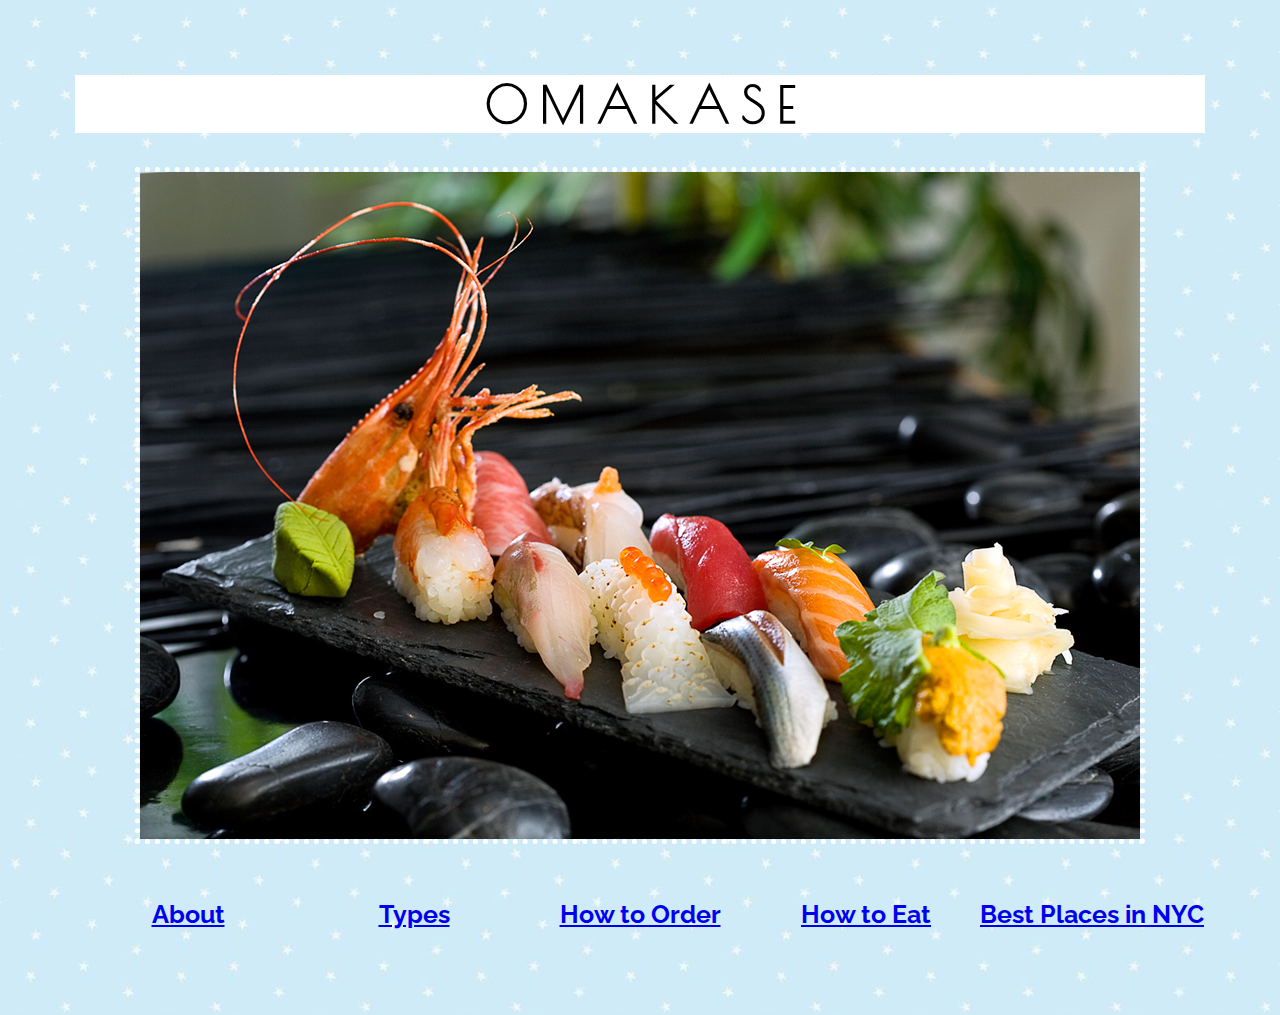
<file: index.html>
<!doctype html>
<html>
<head>
<meta charset="UTF-8">
<title>Omakase</title>
<link rel="stylesheet" href="about.html">
<link rel="stylesheet" href="howtoeat.html">
<link rel="stylesheet" href="howtoorder.html">
<link rel="stylesheet" href="main.css">
<link href="https://fonts.googleapis.com/css?family=Poiret+One" rel="stylesheet" type="text/css">
<link href='https://fonts.googleapis.com/css?family=Raleway:300' rel='stylesheet' type='text/css'>

</head>

<body>
<div class="body">
<h1>O M A K A S E</h1>

<img src="images/omakasecopy.jpg"/>
  
  <table>
  <tr>
    <th class="title"><a href="about.html">About</a></th>
    <th class="title"><a href="typetuna.html">Types</a></th>
    <th class="title"><a href="hhowtoorder.html">How to Order</a></th>
    <th class="title"><a href="howtoeat.html">How to Eat</a></th>
    <th class="title"><a href="places1.html">Best Places in NYC</a></th>
  </tr>
  </table>

</div>
</body>
</html>
</file>
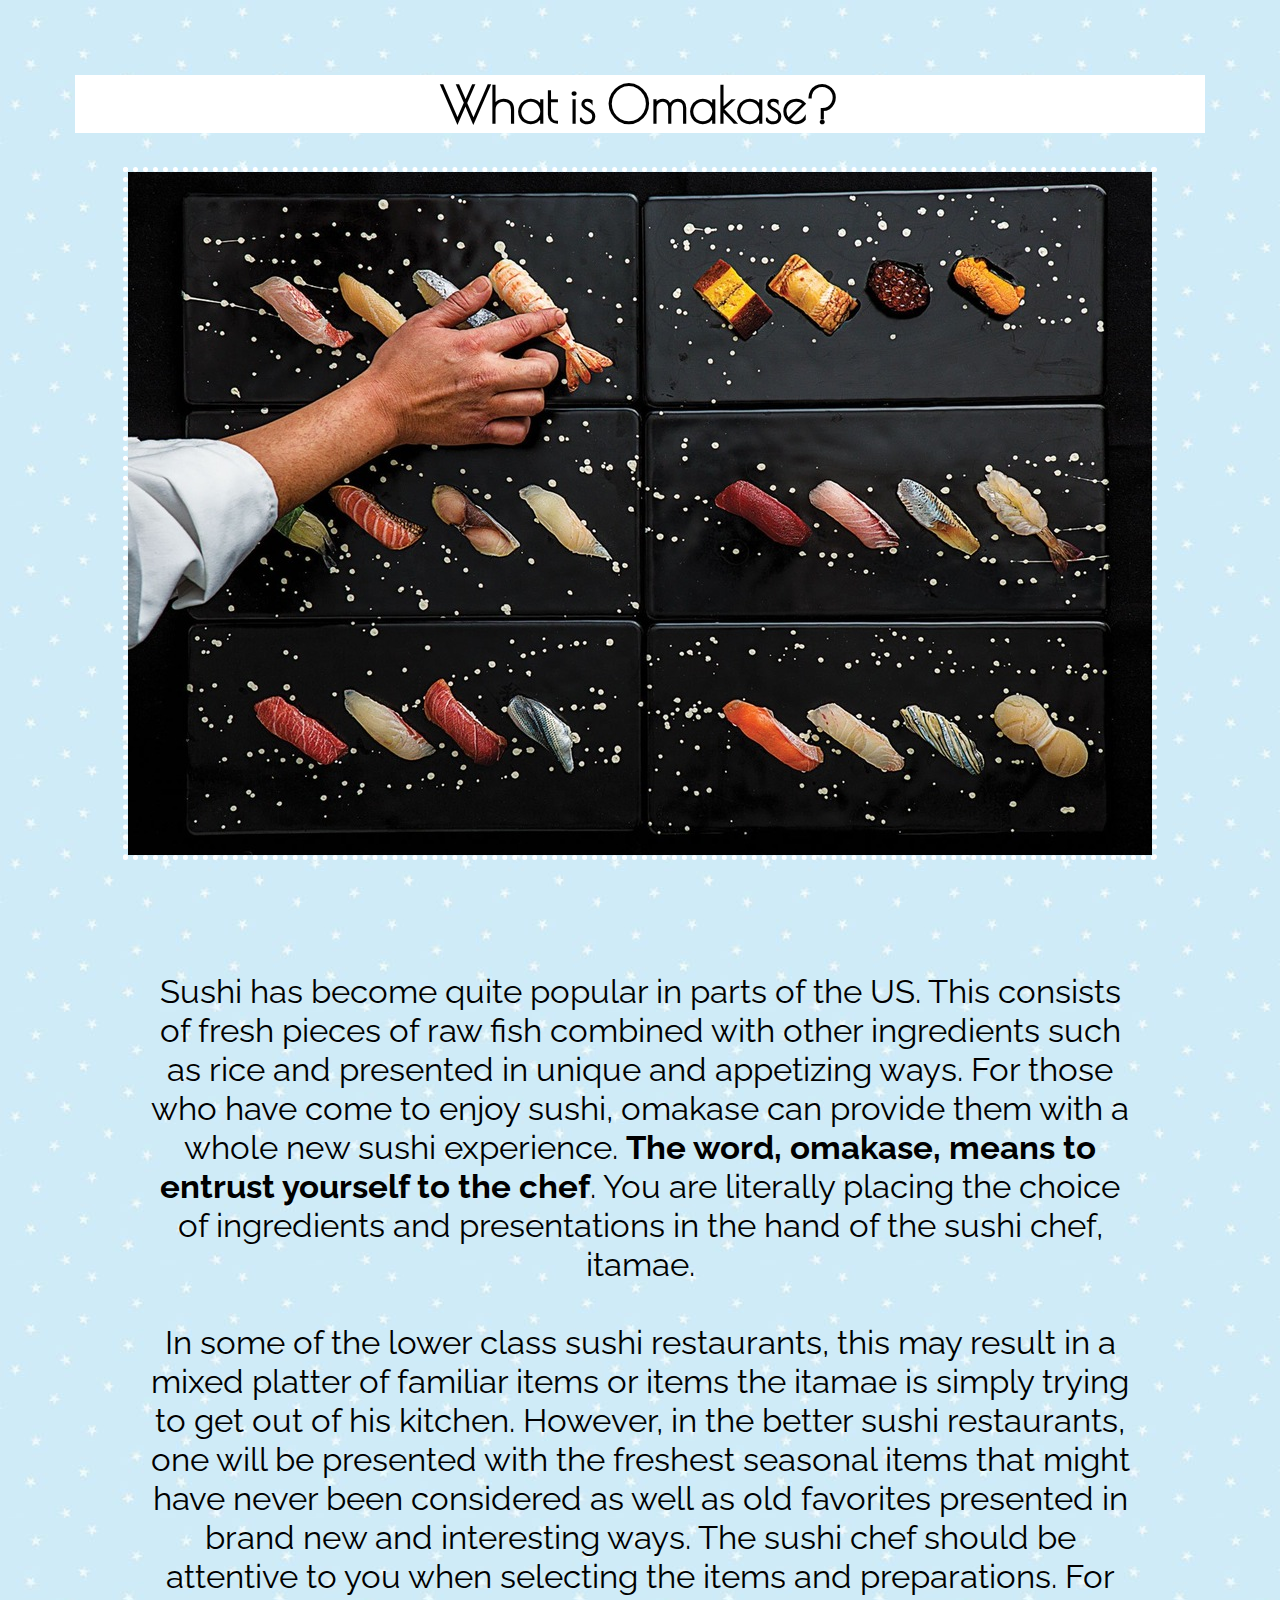
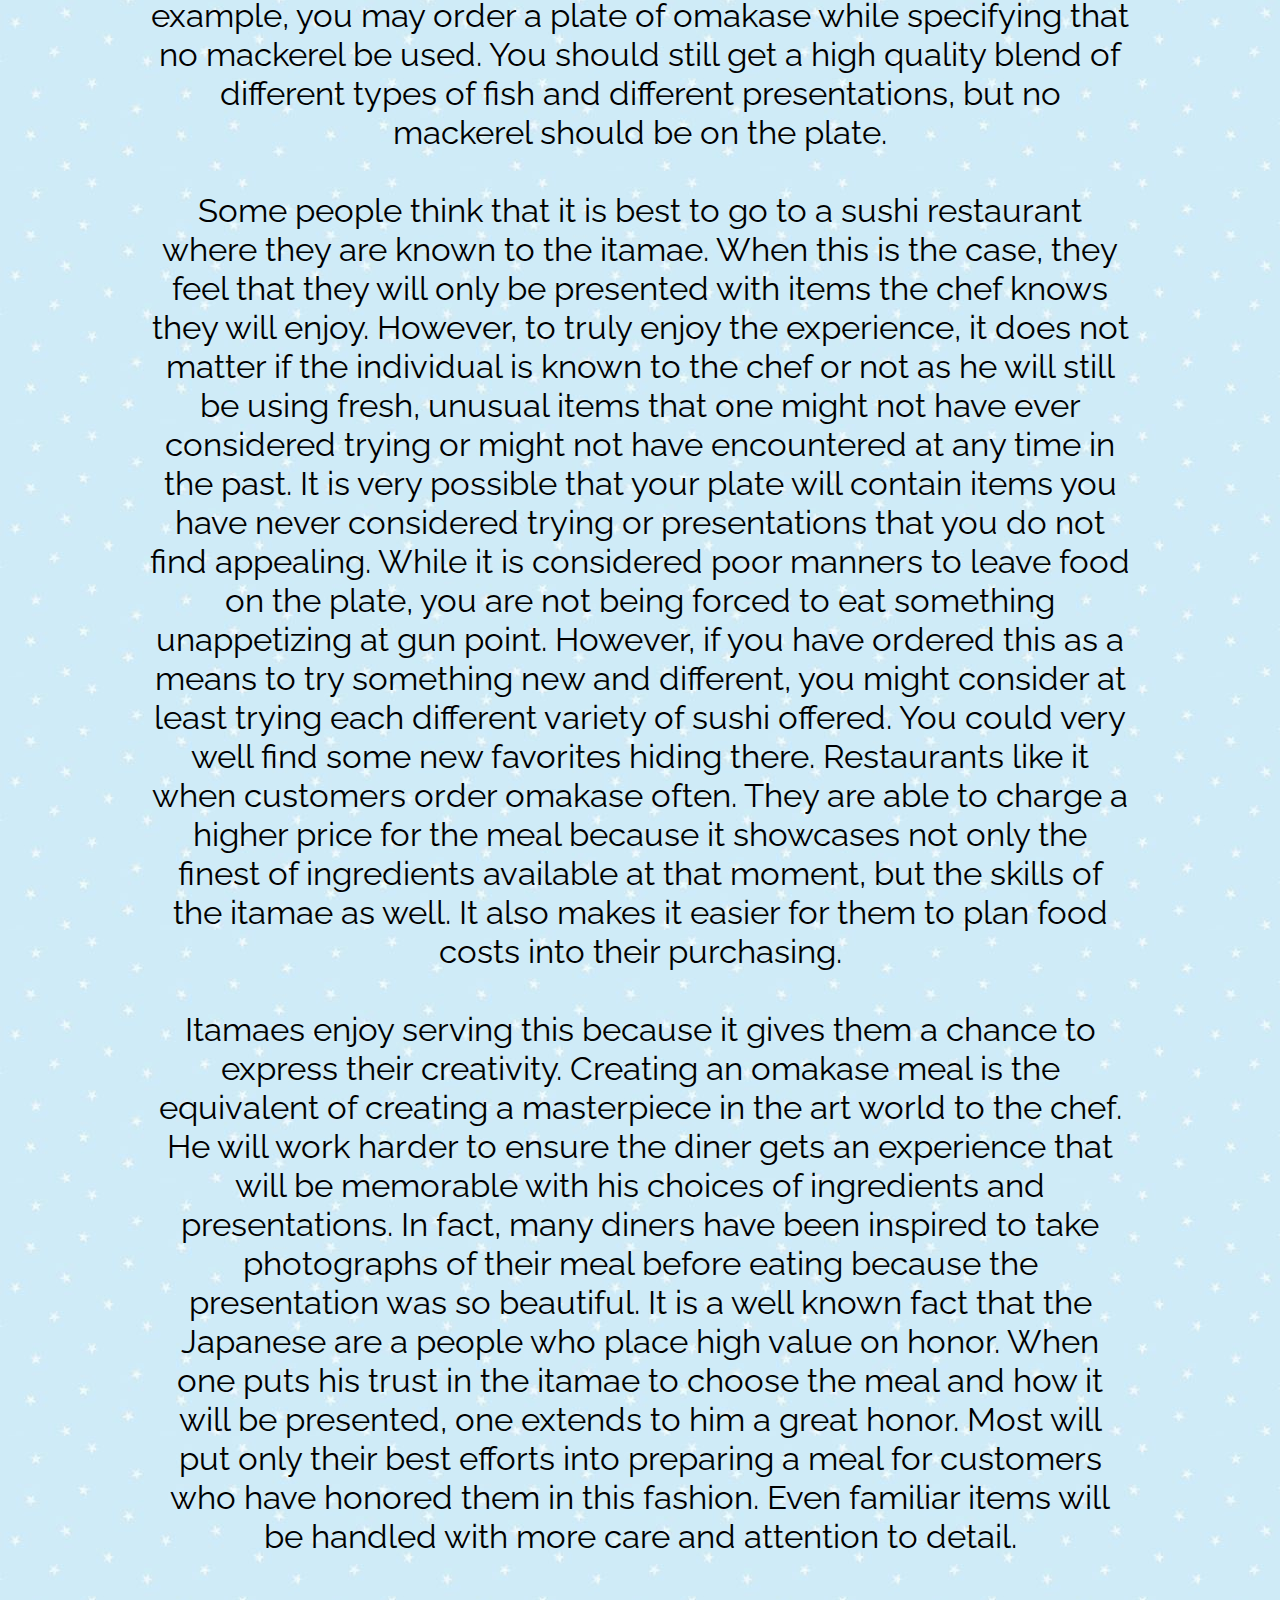
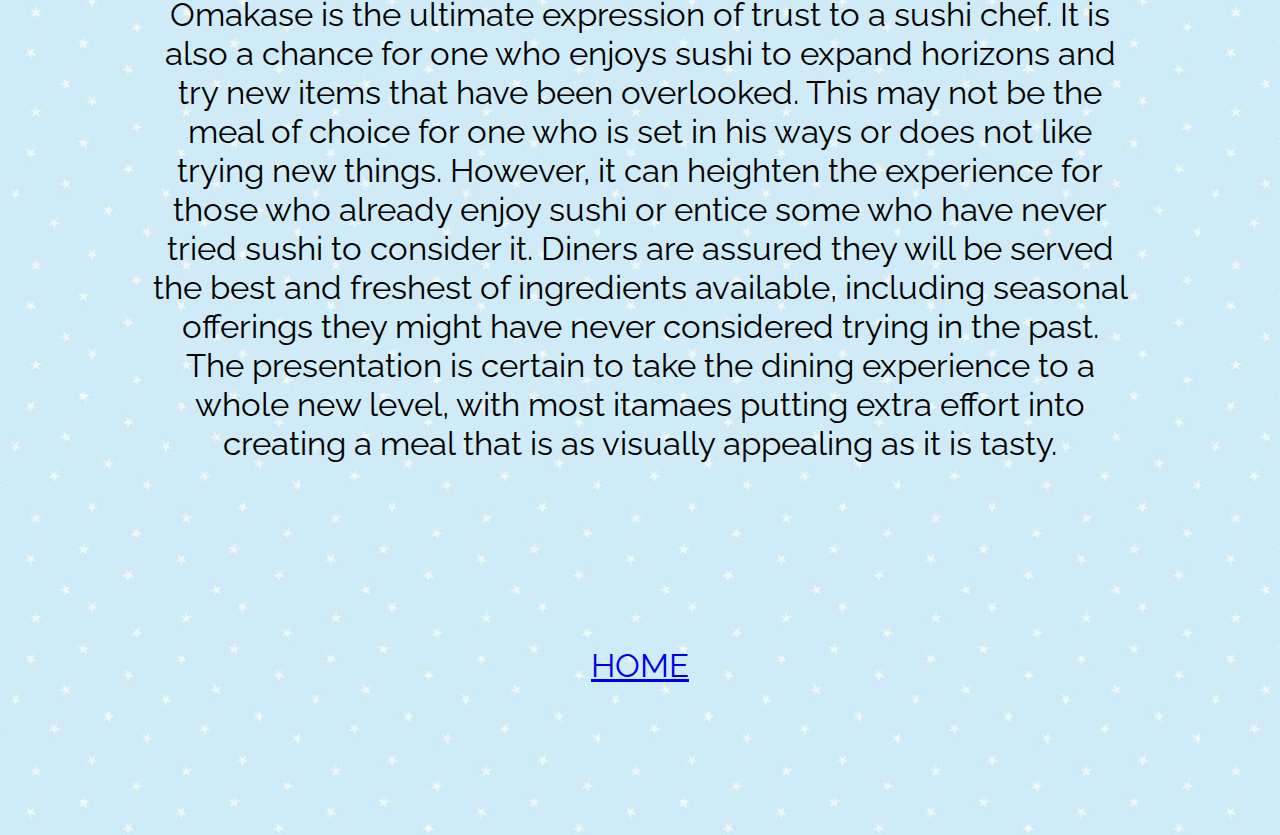
<file: about.html>
<!doctype html>
<html>
<head>
<meta charset="UTF-8">
<title>What is Omakase?</title>
<link rel="stylesheet" href="main.css">
<link href="https://fonts.googleapis.com/css?family=Poiret+One" rel="stylesheet" type="text/css">
<link href='https://fonts.googleapis.com/css?family=Raleway:300' rel='stylesheet' type='text/css'>

</head>

<body>
<h1>What is Omakase?</h1>
<img src="images/1.jpg"/>


<p id="one"> 
Sushi has become quite popular in parts of the US. This consists of fresh pieces of raw fish combined with other ingredients such as rice and presented in unique and appetizing ways. For those who have come to enjoy sushi, omakase can provide them with a whole new sushi experience. <b>The word, omakase, means to entrust yourself to the chef</b>. You are literally placing the choice of ingredients and presentations in the hand of the sushi chef, itamae. <br><br>In some of the lower class sushi restaurants, this may result in a mixed platter of familiar items or items the itamae is simply trying to get out of his kitchen. However, in the better sushi restaurants, one will be presented with the freshest seasonal items that might have never been considered as well as old favorites presented in brand new and interesting ways. The sushi chef should be attentive to you when selecting the items and preparations. For example, you may order a plate of omakase while specifying that no mackerel be used. You should still get a high quality blend of different types of fish and different presentations, but no mackerel should be on the plate. <br><br>Some people think that it is best to go to a sushi restaurant where they are known to the itamae. When this is the case, they feel that they will only be presented with items the chef knows they will enjoy. However, to truly enjoy the experience, it does not matter if the individual is known to the chef or not as he will still be using fresh, unusual items that one might not have ever considered trying or might not have encountered at any time in the past. It is very possible that your plate will contain items you have never considered trying or presentations that you do not find appealing. While it is considered poor manners to leave food on the plate, you are not being forced to eat something unappetizing at gun point. However, if you have ordered this as a means to try something new and different, you might consider at least trying each different variety of sushi offered. You could very well find some new favorites hiding there. Restaurants like it when customers order omakase often. They are able to charge a higher price for the meal because it showcases not only the finest of ingredients available at that moment, but the skills of the itamae as well. It also makes it easier for them to plan food costs into their purchasing. <br><br>Itamaes enjoy serving this because it gives them a chance to express their creativity. Creating an omakase meal is the equivalent of creating a masterpiece in the art world to the chef. He will work harder to ensure the diner gets an experience that will be memorable with his choices of ingredients and presentations. In fact, many diners have been inspired to take photographs of their meal before eating because the presentation was so beautiful. It is a well known fact that the Japanese are a people who place high value on honor. When one puts his trust in the itamae to choose the meal and how it will be presented, one extends to him a great honor. Most will put only their best efforts into preparing a meal for customers who have honored them in this fashion. Even familiar items will be handled with more care and attention to detail. <br><br>Omakase is the ultimate expression of trust to a sushi chef. It is also a chance for one who enjoys sushi to expand horizons and try new items that have been overlooked. This may not be the meal of choice for one who is set in his ways or does not like trying new things. However, it can heighten the experience for those who already enjoy sushi or entice some who have never tried sushi to consider it. Diners are assured they will be served the best and freshest of ingredients available, including seasonal offerings they might have never considered trying in the past. The presentation is certain to take the dining experience to a whole new level, with most itamaes putting extra effort into creating a meal that is as visually appealing as it is tasty.</p>

<p id="one"> <a href="index.html">HOME</a></p>



</body>
</html>
</file>
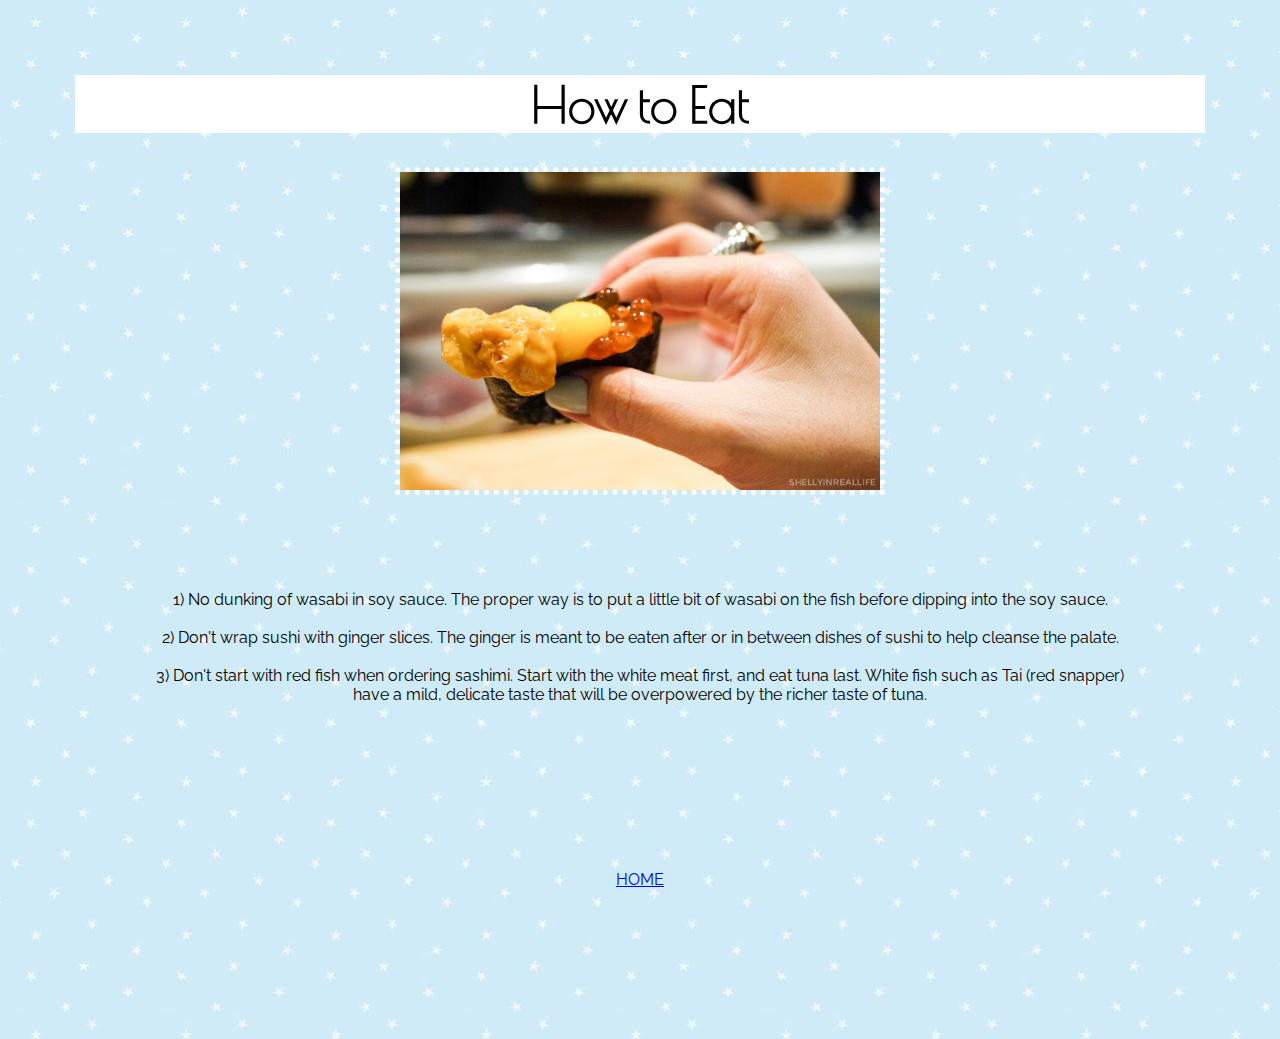
<file: howtoeat.html>
<!doctype html>
<html>
<head>
<meta charset="UTF-8">
<title>How to Eat</title>
<link rel="stylesheet" href="main.css">
<link href="https://fonts.googleapis.com/css?family=Poiret+One" rel="stylesheet" type="text/css">
<link href='https://fonts.googleapis.com/css?family=Raleway:300' rel='stylesheet' type='text/css'>
</head>

<body>
<h1>How to Eat</h1>

<img src="images/5.jpg"/ width="480">

<p>1) No dunking of wasabi in soy sauce. The proper way is to put a little bit of wasabi on the fish before dipping into the soy sauce. <br><br>

2) Don't wrap sushi with ginger slices. The ginger is meant to be eaten after or in between dishes of sushi to help cleanse the palate. <br><br>

3) Don't start with red fish when ordering sashimi. Start with the white meat first, and eat tuna last. White fish such as Tai (red snapper) have a mild, delicate taste that will be overpowered by the richer taste of tuna. </p>

 <p><a href="index.html">HOME</a></p>

</body>
</html>
</file>
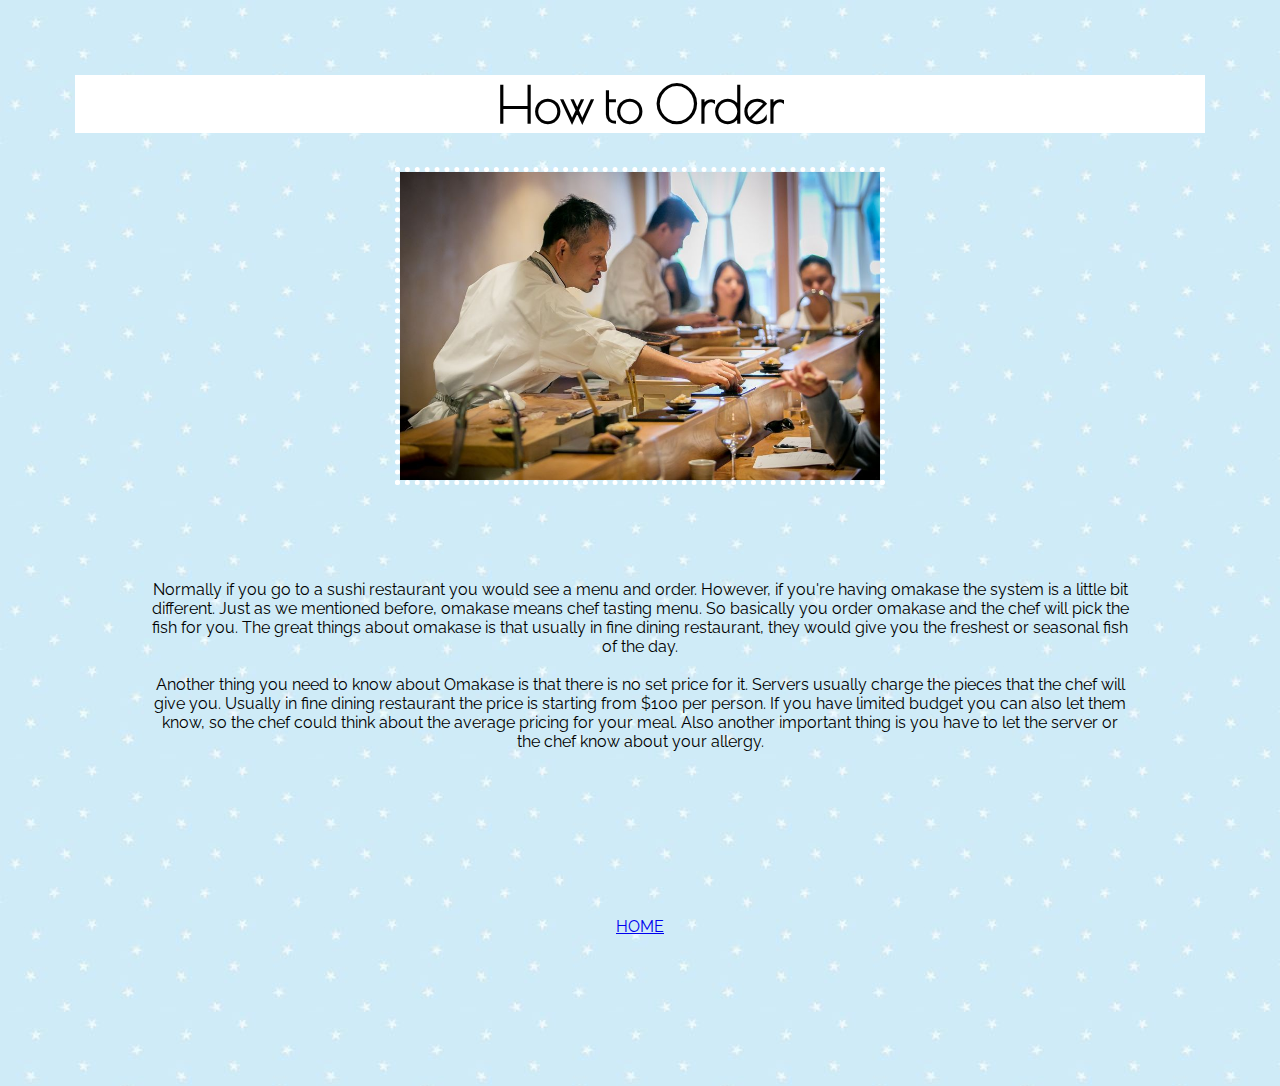
<file: howtoorder.html>
<!doctype html>
<html>
<head>
<meta charset="UTF-8">
<title>How to Order</title>
<link rel="stylesheet" href="main.css">
<link href="https://fonts.googleapis.com/css?family=Poiret+One" rel="stylesheet" type="text/css">
<link href='https://fonts.googleapis.com/css?family=Raleway:300' rel='stylesheet' type='text/css'>

</head>

<body>
<h1>How to Order</h1>

<img src="images/omakase.jpg"/width="480">

<p>Normally if you go to a sushi restaurant you would see a menu and order. However, if you're having omakase the system is a little bit different. Just as we mentioned before, omakase means chef tasting menu. So basically you order omakase and the chef will pick the fish for you. The great things about omakase is that usually in fine dining restaurant, they would give you the freshest or seasonal fish of the day. <br><br>Another thing you need to know about Omakase is that there is no set price for it. Servers usually charge the pieces that the chef will give you. Usually in fine dining restaurant the price is starting from $100 per person. If you have limited budget you can also let them know, so the chef could think about the average pricing for your meal. Also another important thing is you have to let the server or the chef know about your allergy.</p>

<p><a href="index.html">HOME</a></p>

</body>
</html>
</file>
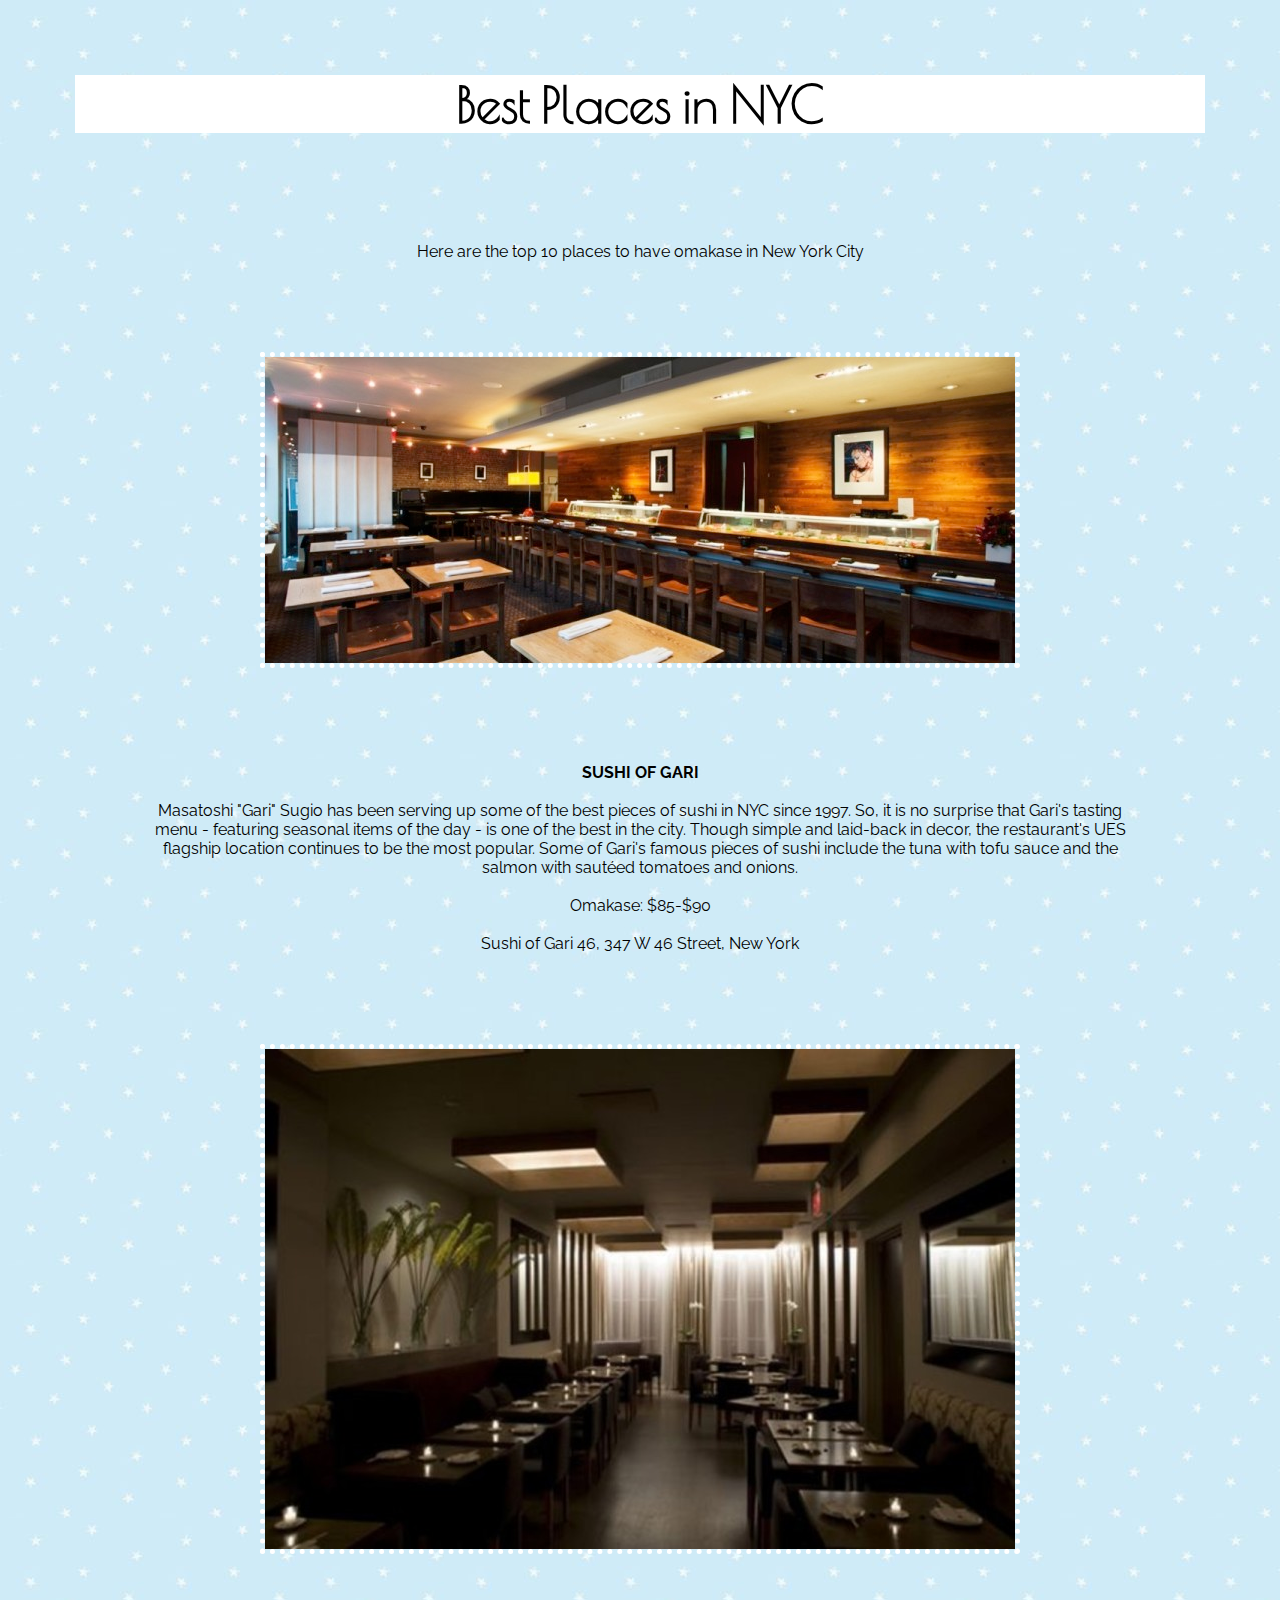
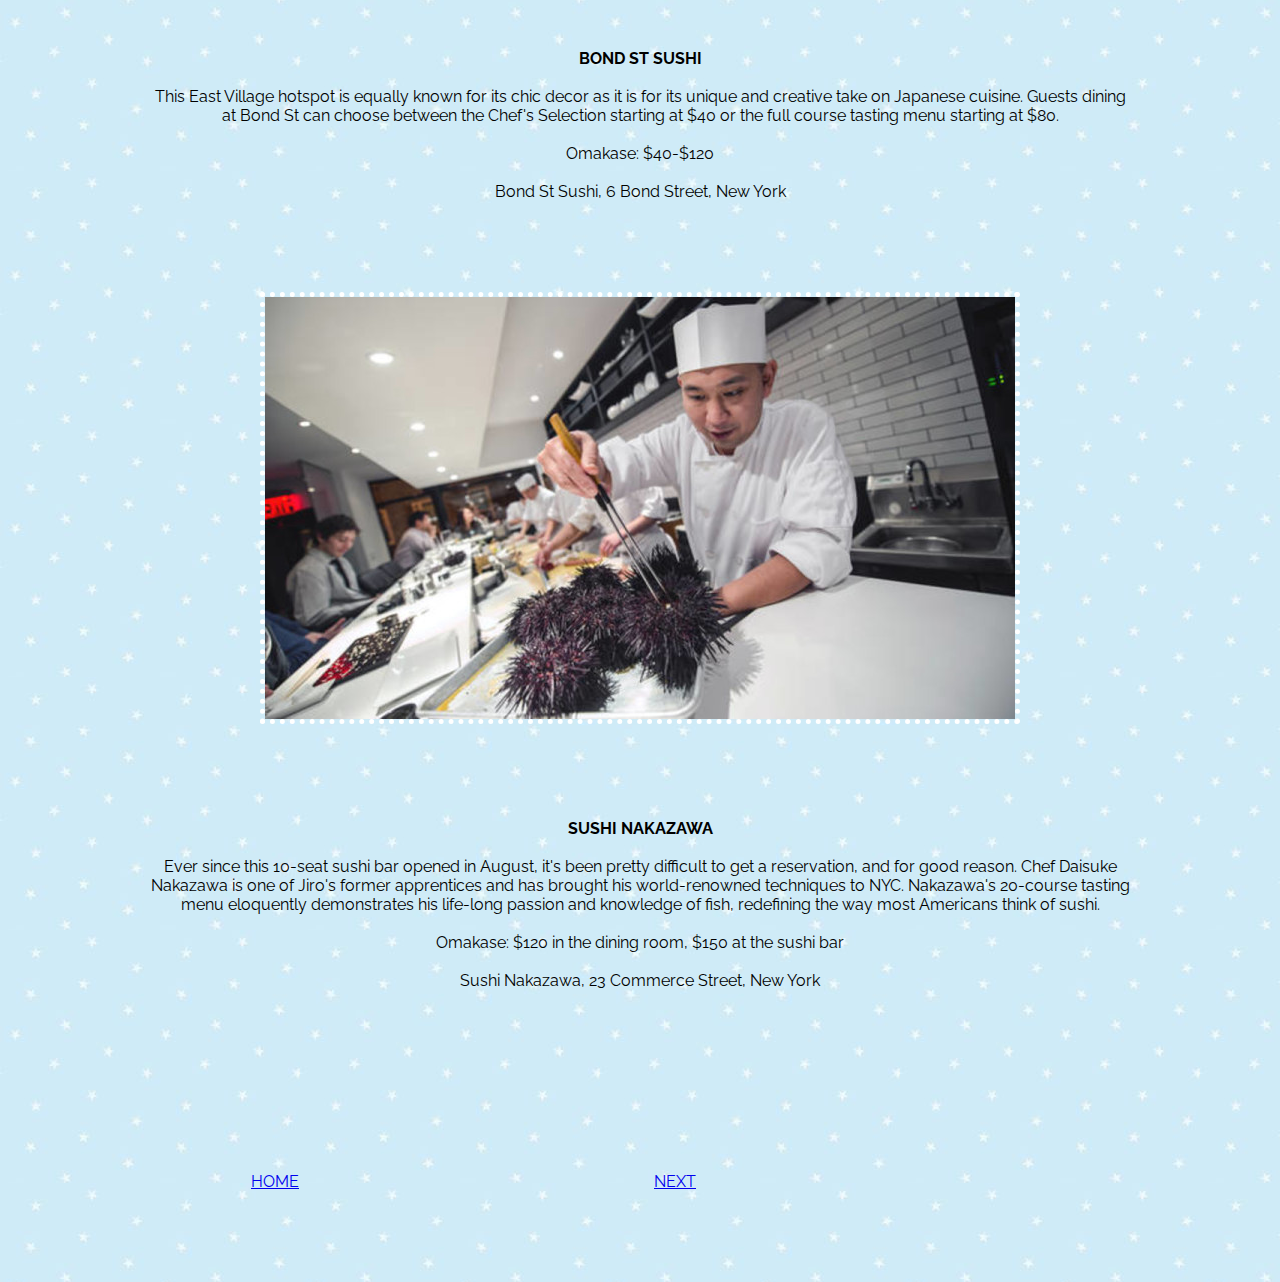
<file: places1.html>
<!doctype html>
<html>
<head>
<meta charset="UTF-8">
<title>Best Places in NYC</title>
<link rel="stylesheet" href="main.css">
<link href="https://fonts.googleapis.com/css?family=Poiret+One" rel="stylesheet" type="text/css">
<link href='https://fonts.googleapis.com/css?family=Raleway:300' rel='stylesheet' type='text/css'>
</head>

<body>

<h1>Best Places in NYC</h1>

<p>Here are the top 10 places to have omakase in New York City</p>

<img src="images/6.jpg"/>
<p><b>SUSHI OF GARI</b><br><br>


Masatoshi "Gari" Sugio has been serving up some of the best pieces of sushi in NYC since 1997. So, it is no surprise that Gari's tasting menu - featuring seasonal items of the day - is one of the best in the city. Though simple and laid-back in decor, the restaurant's UES flagship location continues to be the most popular. Some of Gari's famous pieces of sushi include the tuna with tofu sauce and the salmon with sautéed tomatoes and onions. <br><br>

Omakase: $85-$90<br><br>

Sushi of Gari 46, 347 W 46 Street, New York</p>

<img src="images/7.jpg"/>
<p><b>BOND ST SUSHI</b><br><br>
This East Village hotspot is equally known for its chic decor as it is for its unique and creative take on Japanese cuisine. Guests dining at Bond St can choose between the Chef's Selection starting at $40 or the full course tasting menu starting at $80.<br><br>

Omakase: $40-$120<br><br>

Bond St Sushi, 6 Bond Street, New York</p>

<img src="images/8.jpg"/>
<p><b>SUSHI NAKAZAWA</b><br><br>


Ever since this 10-seat sushi bar opened in August, it's been pretty difficult to get a reservation, and for good reason. Chef Daisuke Nakazawa is one of Jiro's former apprentices and has brought his world-renowned techniques to NYC. Nakazawa's 20-course tasting menu eloquently demonstrates his life-long passion and knowledge of fish, redefining the way most Americans think of sushi.<br><br>

Omakase: $120 in the dining room, $150 at the sushi bar<br><br>

Sushi Nakazawa, 23 Commerce Street, New York</p>


<p class="home"><a href="index.html">HOME</a></p>
<p class="next"><a href="places2.html">NEXT</a></p>


</body>
</html>
</file>
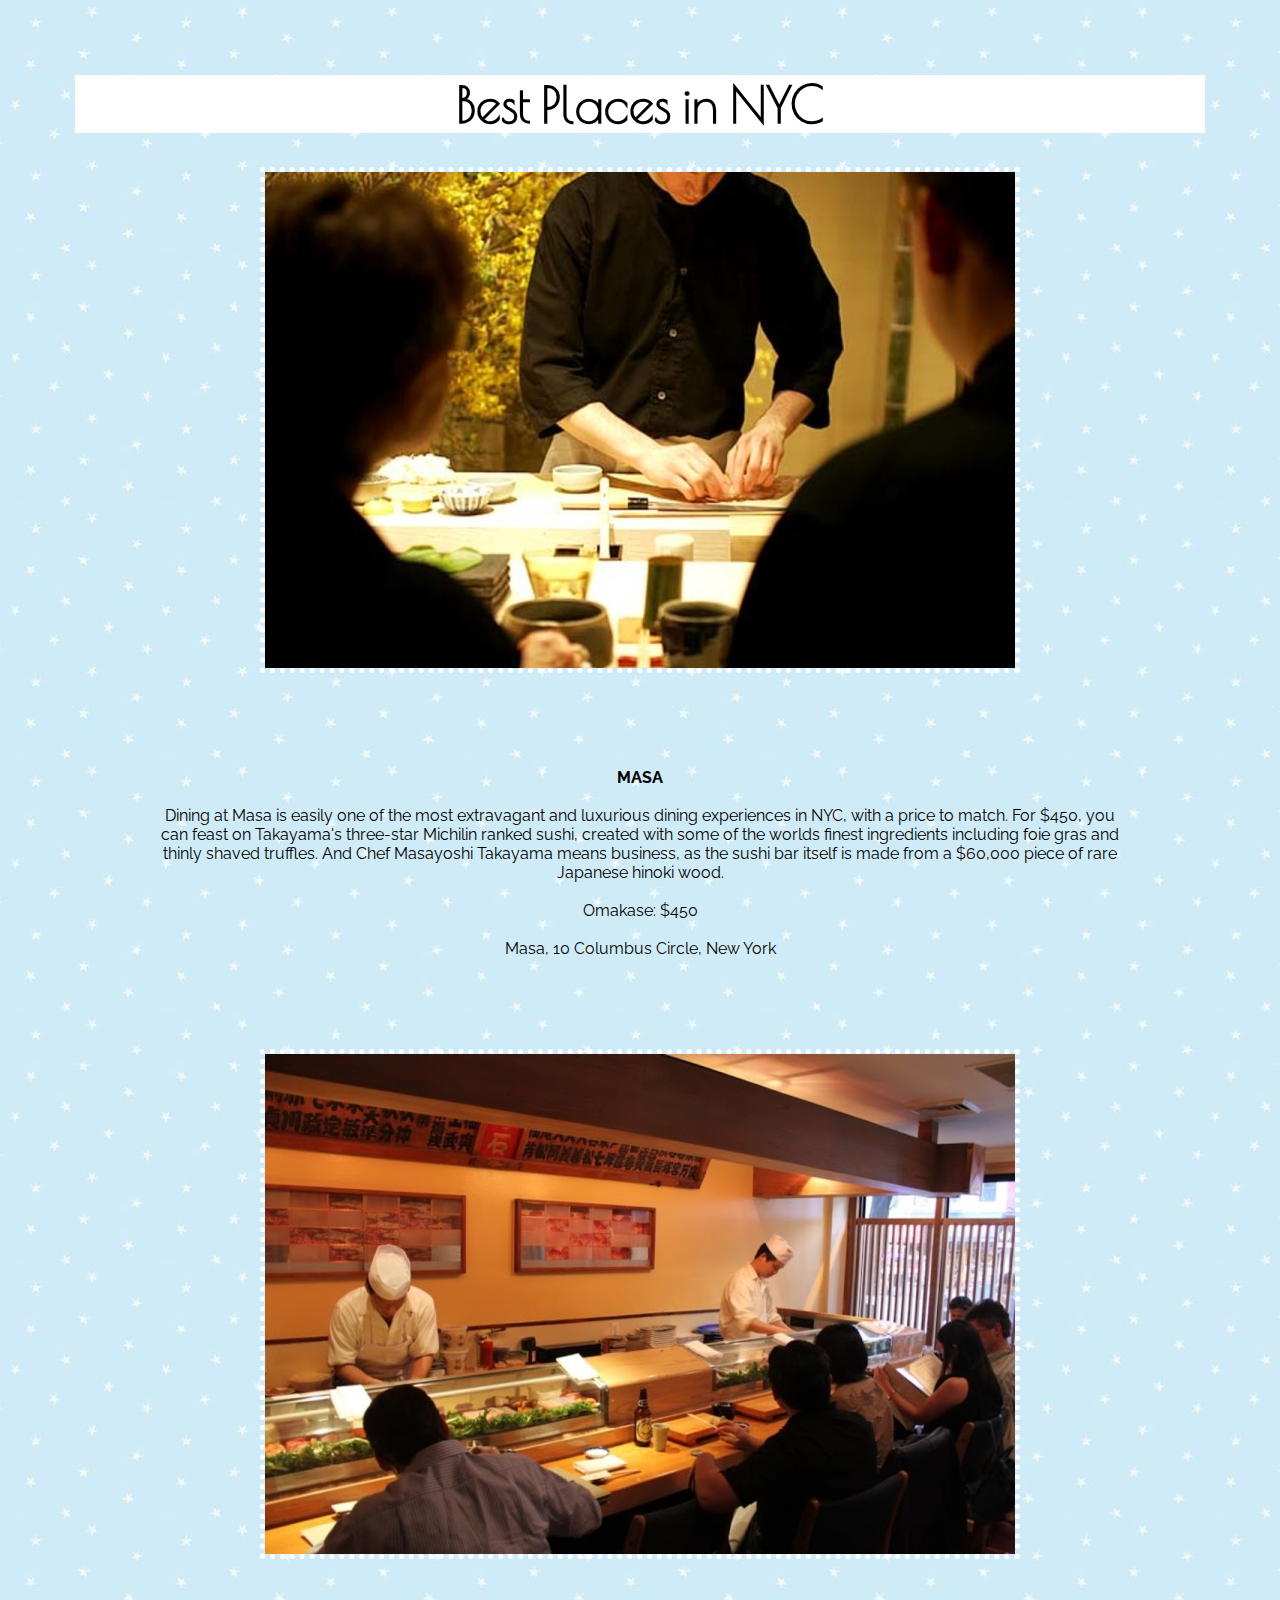
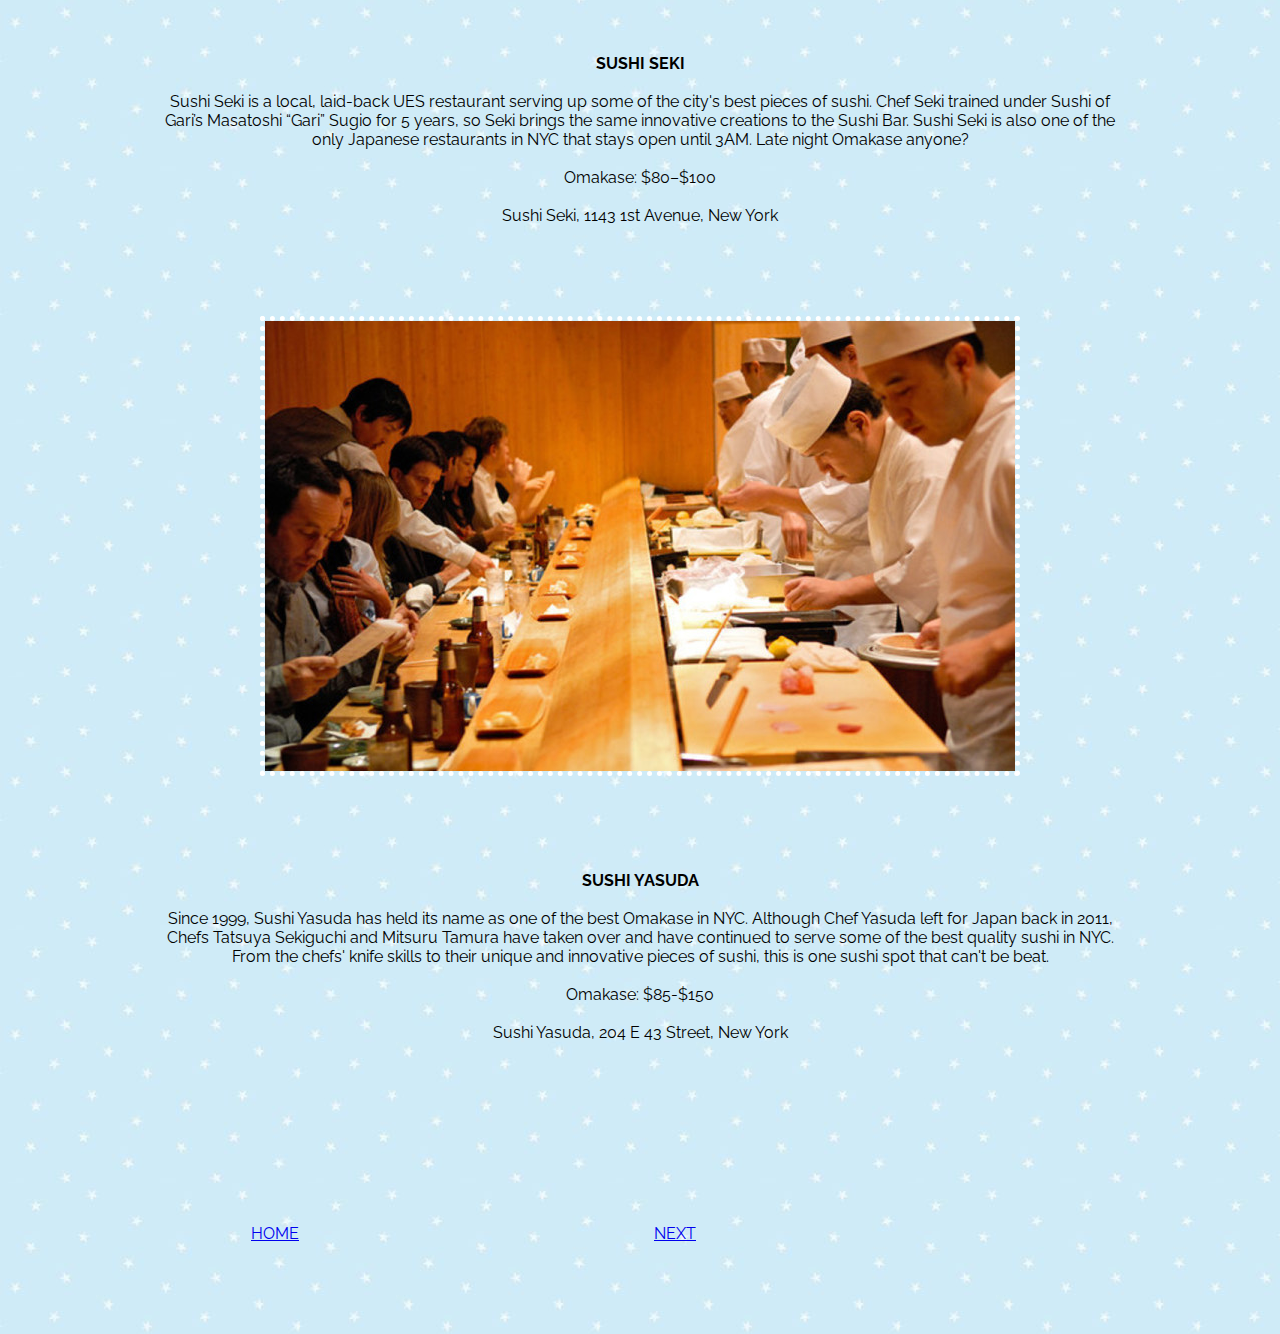
<file: places2.html>
<!doctype html>
<html>
<head>
<meta charset="UTF-8">
<title>Best Places in NYC</title>
<link rel="stylesheet" href="main.css">
<link href="https://fonts.googleapis.com/css?family=Poiret+One" rel="stylesheet" type="text/css">
<link href='https://fonts.googleapis.com/css?family=Raleway:300' rel='stylesheet' type='text/css'>
</head>

<body>

<h1>Best Places in NYC</h1>

<img src="images/9.jpg"/>
<p><b>MASA</b><br><br>
Dining at Masa is easily one of the most extravagant and luxurious dining experiences in NYC, with a price to match. For $450, you can feast on Takayama's three-star Michilin ranked sushi, created with some of the worlds finest ingredients including foie gras and thinly shaved truffles. And Chef Masayoshi Takayama means business, as the sushi bar itself is made from a $60,000 piece of rare Japanese hinoki wood.<br><br>

Omakase: $450<br><br>

Masa, 10 Columbus Circle, New York</p>

<img src="images/10.jpg"/>
<p><b>SUSHI SEKI</b><br><br>


Sushi Seki is a local, laid-back UES restaurant serving up some of the city's best pieces of sushi. Chef Seki trained under Sushi of Gari’s Masatoshi “Gari” Sugio for 5 years, so Seki brings the same innovative creations to the Sushi Bar. Sushi Seki is also one of the only Japanese restaurants in NYC that stays open until 3AM. Late night Omakase anyone?<br><br>

Omakase: $80–$100<br><br>

Sushi Seki, 1143 1st Avenue, New York</p>

<img src="images/11.jpg"/>
<p><b>SUSHI YASUDA</b><br><br>


Since 1999, Sushi Yasuda has held its name as one of the best Omakase in NYC. Although Chef Yasuda left for Japan back in 2011, Chefs Tatsuya Sekiguchi and Mitsuru Tamura have taken over and have continued to serve some of the best quality sushi in NYC. From the chefs' knife skills to their unique and innovative pieces of sushi, this is one sushi spot that can't be beat.<br><br>

Omakase: $85-$150<br><br>

Sushi Yasuda, 204 E 43 Street, New York</p>



<p class="home"><a href="index.html">HOME</a></p>
<p class="next"><a href="places3.html">NEXT</a></p>
</body>
</html>
</file>
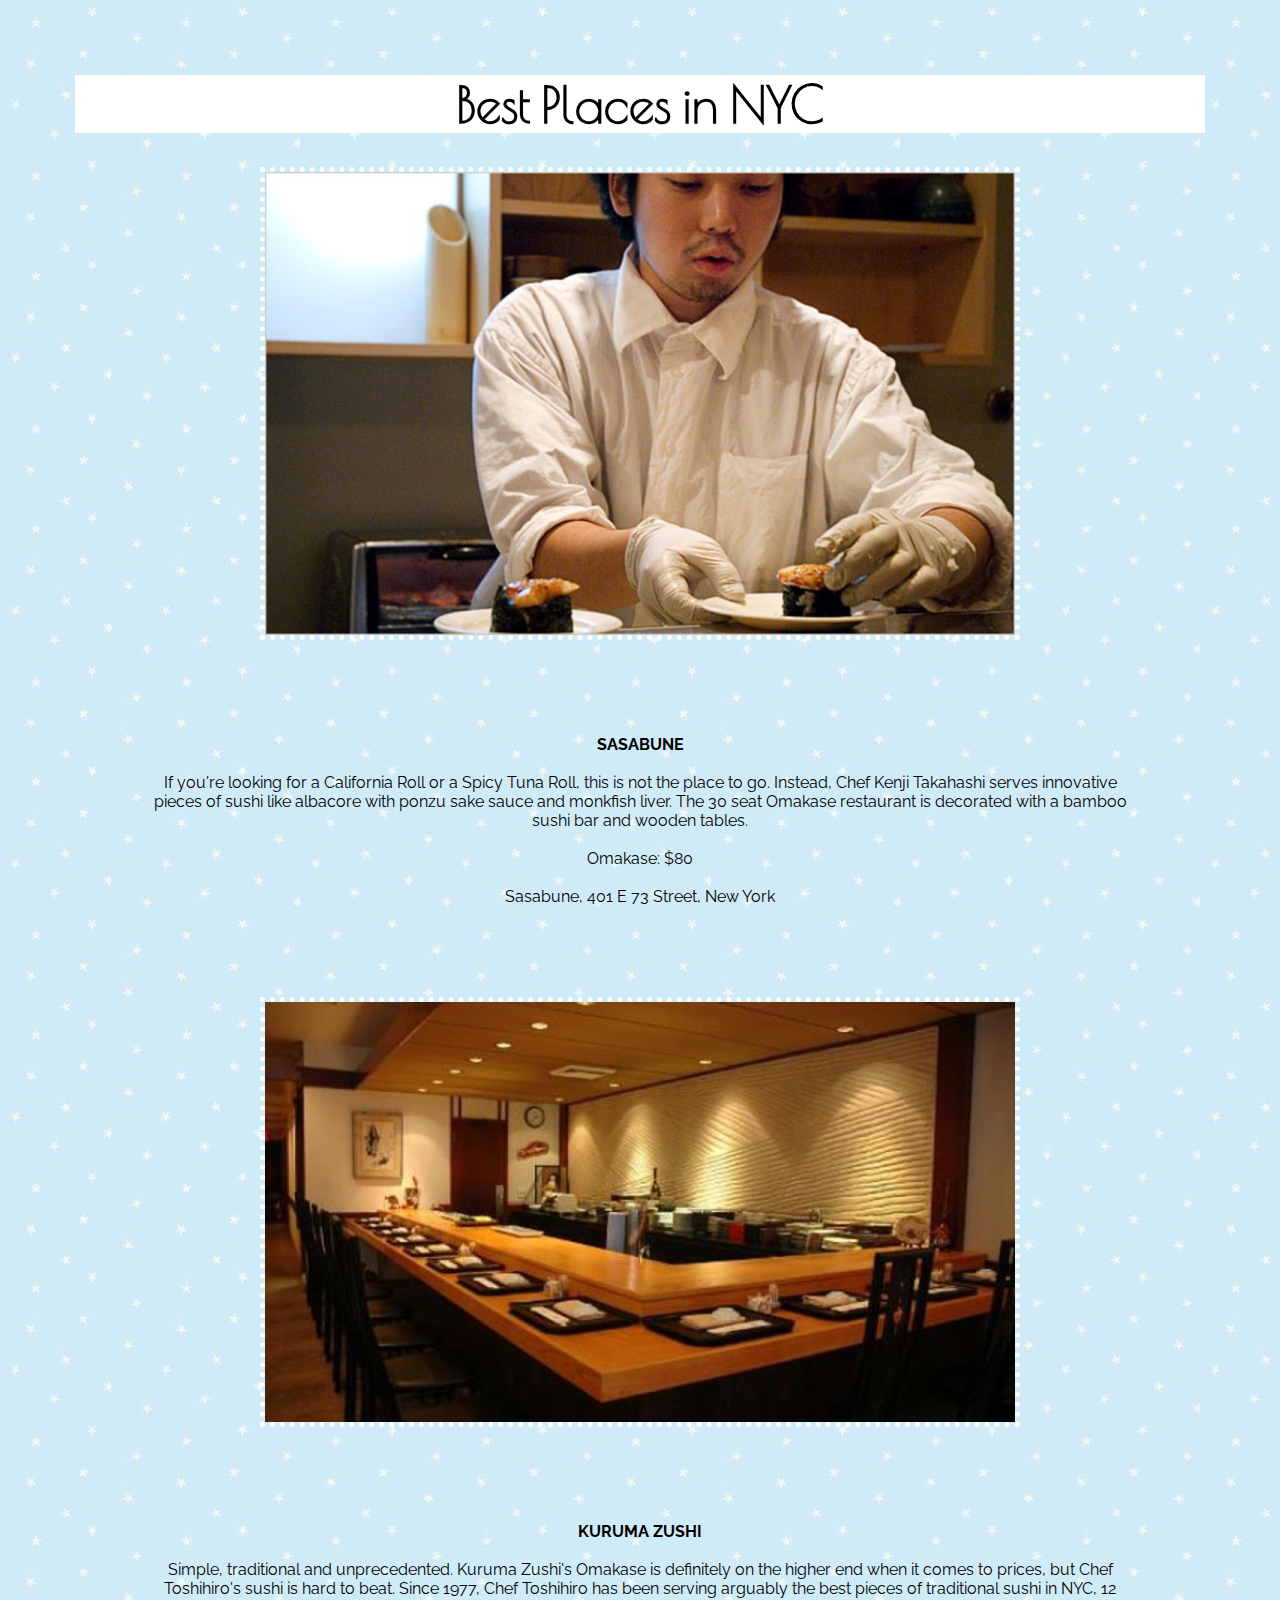
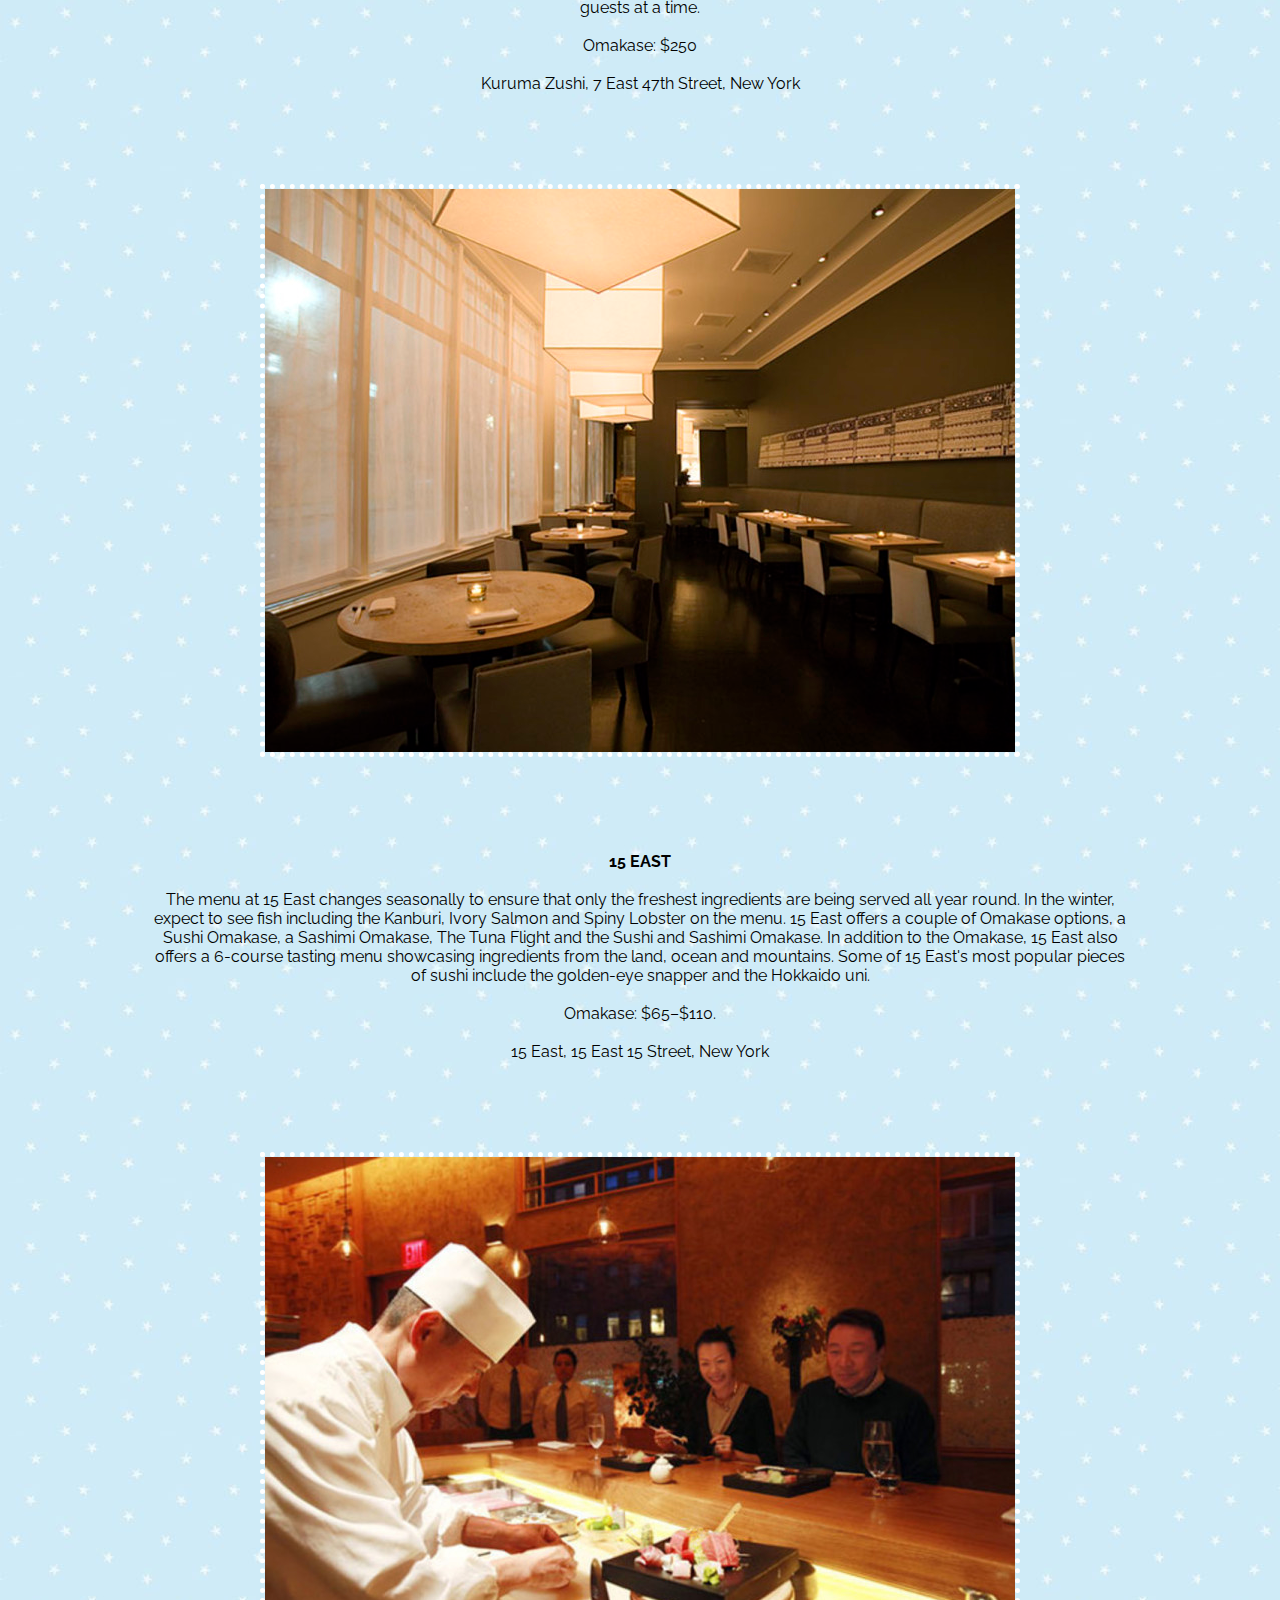
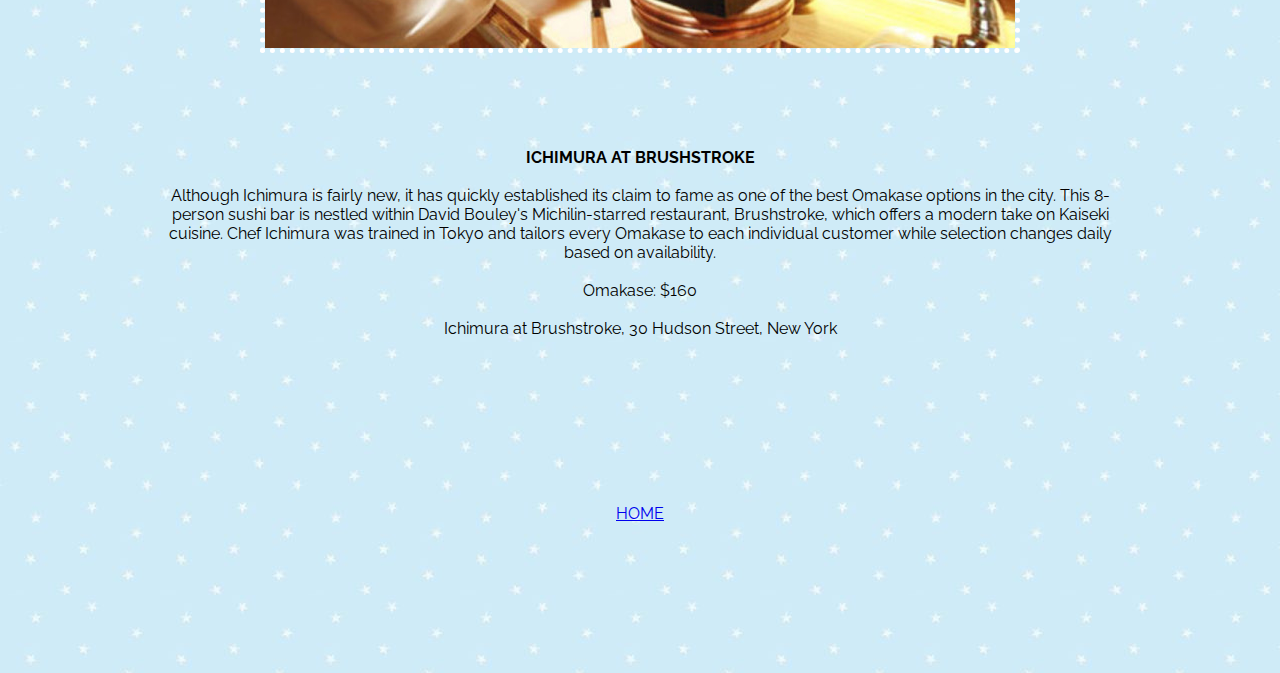
<file: places3.html>
<!doctype html>
<html>
<head>
<meta charset="UTF-8">
<title>Best Places in NYC</title>
<link rel="stylesheet" href="main.css">
<link href="https://fonts.googleapis.com/css?family=Poiret+One" rel="stylesheet" type="text/css">
<link href='https://fonts.googleapis.com/css?family=Raleway:300' rel='stylesheet' type='text/css'>
</head>

<body>

<h1>Best Places in NYC</h1>

<img src="images/12.jpg"/>
<p><b>SASABUNE</b><br><br>
If you're looking for a California Roll or a Spicy Tuna Roll, this is not the place to go. Instead, Chef Kenji Takahashi serves innovative pieces of sushi like albacore with ponzu sake sauce and monkfish liver. The 30 seat Omakase restaurant is decorated with a bamboo sushi bar and wooden tables.<br><br>

Omakase: $80<br><br>

Sasabune, 401 E 73 Street, New York</p>

<img src="images/13.jpg"/>
<p><b>KURUMA ZUSHI</b><br><br>
Simple, traditional and unprecedented. Kuruma Zushi's Omakase is definitely on the higher end when it comes to prices, but Chef Toshihiro's sushi is hard to beat. Since 1977, Chef Toshihiro has been serving arguably the best pieces of traditional sushi in NYC, 12 guests at a time.<br><br>

Omakase: $250<br><br>

Kuruma Zushi, 7 East 47th Street, New York</p>

<img src="images/14.jpg"/>
<p><b>15 EAST</b><br><br>
The menu at 15 East changes seasonally to ensure that only the freshest ingredients are being served all year round. In the winter, expect to see fish including the Kanburi, Ivory Salmon and Spiny Lobster on the menu. 15 East offers a couple of Omakase options, a Sushi Omakase, a Sashimi Omakase, The Tuna Flight and the Sushi and Sashimi Omakase. In addition to the Omakase, 15 East also offers a 6-course tasting menu showcasing ingredients from the land, ocean and mountains. Some of 15 East's most popular pieces of sushi include the golden-eye snapper and the Hokkaido uni.<br><br>

Omakase: $65–$110.<br><br>

15 East, 15 East 15 Street, New York</p>

<img src="images/15.jpg"/>
<p><b>ICHIMURA AT BRUSHSTROKE</b><br><br>


Although Ichimura is fairly new, it has quickly established its claim to fame as one of the best Omakase options in the city. This 8-person sushi bar is nestled within David Bouley's Michilin-starred restaurant, Brushstroke, which offers a modern take on Kaiseki cuisine. Chef Ichimura was trained in Tokyo and tailors every Omakase to each individual customer while selection changes daily based on availability.<br><br>

Omakase: $160<br><br>

Ichimura at Brushstroke, 30 Hudson Street, New York</p>



<p><a href="index.html">HOME</a></p>

</body>
</html>
</file>
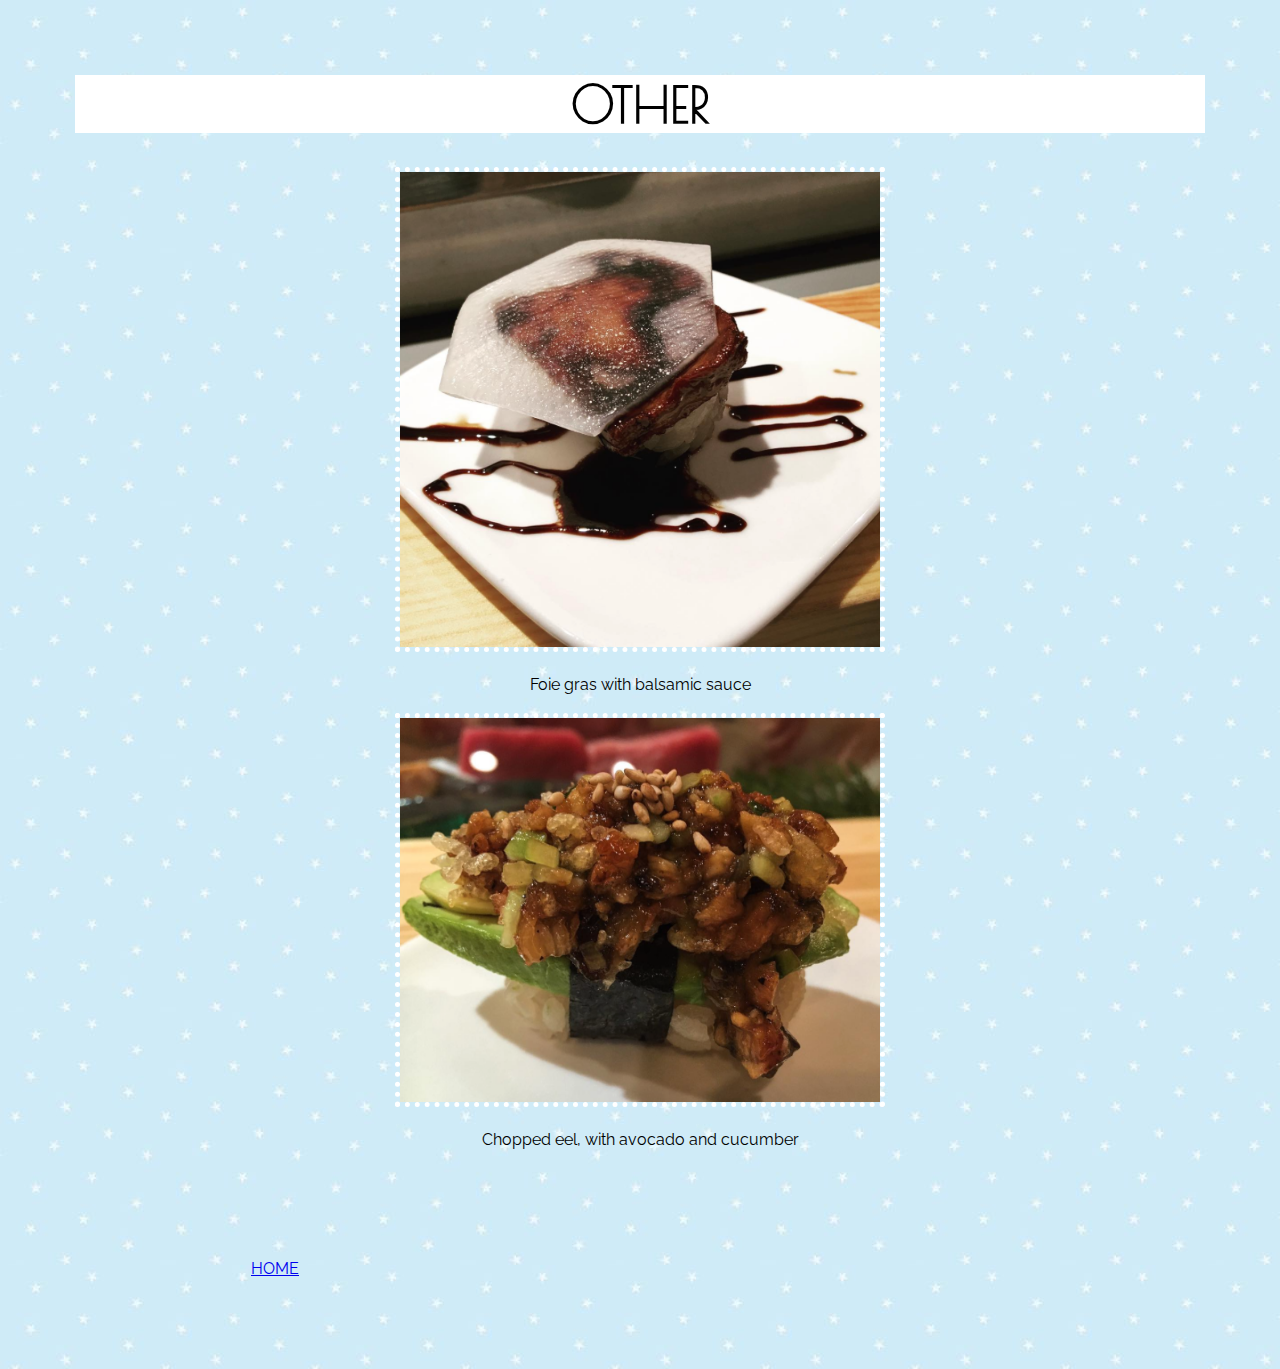
<file: typemisc.html>
<!doctype html>
<html>
<head>
<meta charset="UTF-8">
<title>Other</title>
<link rel="stylesheet" href="main.css">
<link href="https://fonts.googleapis.com/css?family=Poiret+One" rel="stylesheet" type="text/css">
<link href='https://fonts.googleapis.com/css?family=Raleway:300' rel='stylesheet' type='text/css'>
</head>

<body>
<h1>OTHER</h1>

<img src="images/misc1.png"/width ="480"><br><br>Foie gras with balsamic sauce<br><br>
<img src="images/misc2.png"/width ="480"><br><br>Chopped eel, with avocado and cucumber<br><br>
   
  
  
<p class="home"><a href="index.html">HOME</a></p> 
  
</body>
</html>
</file>
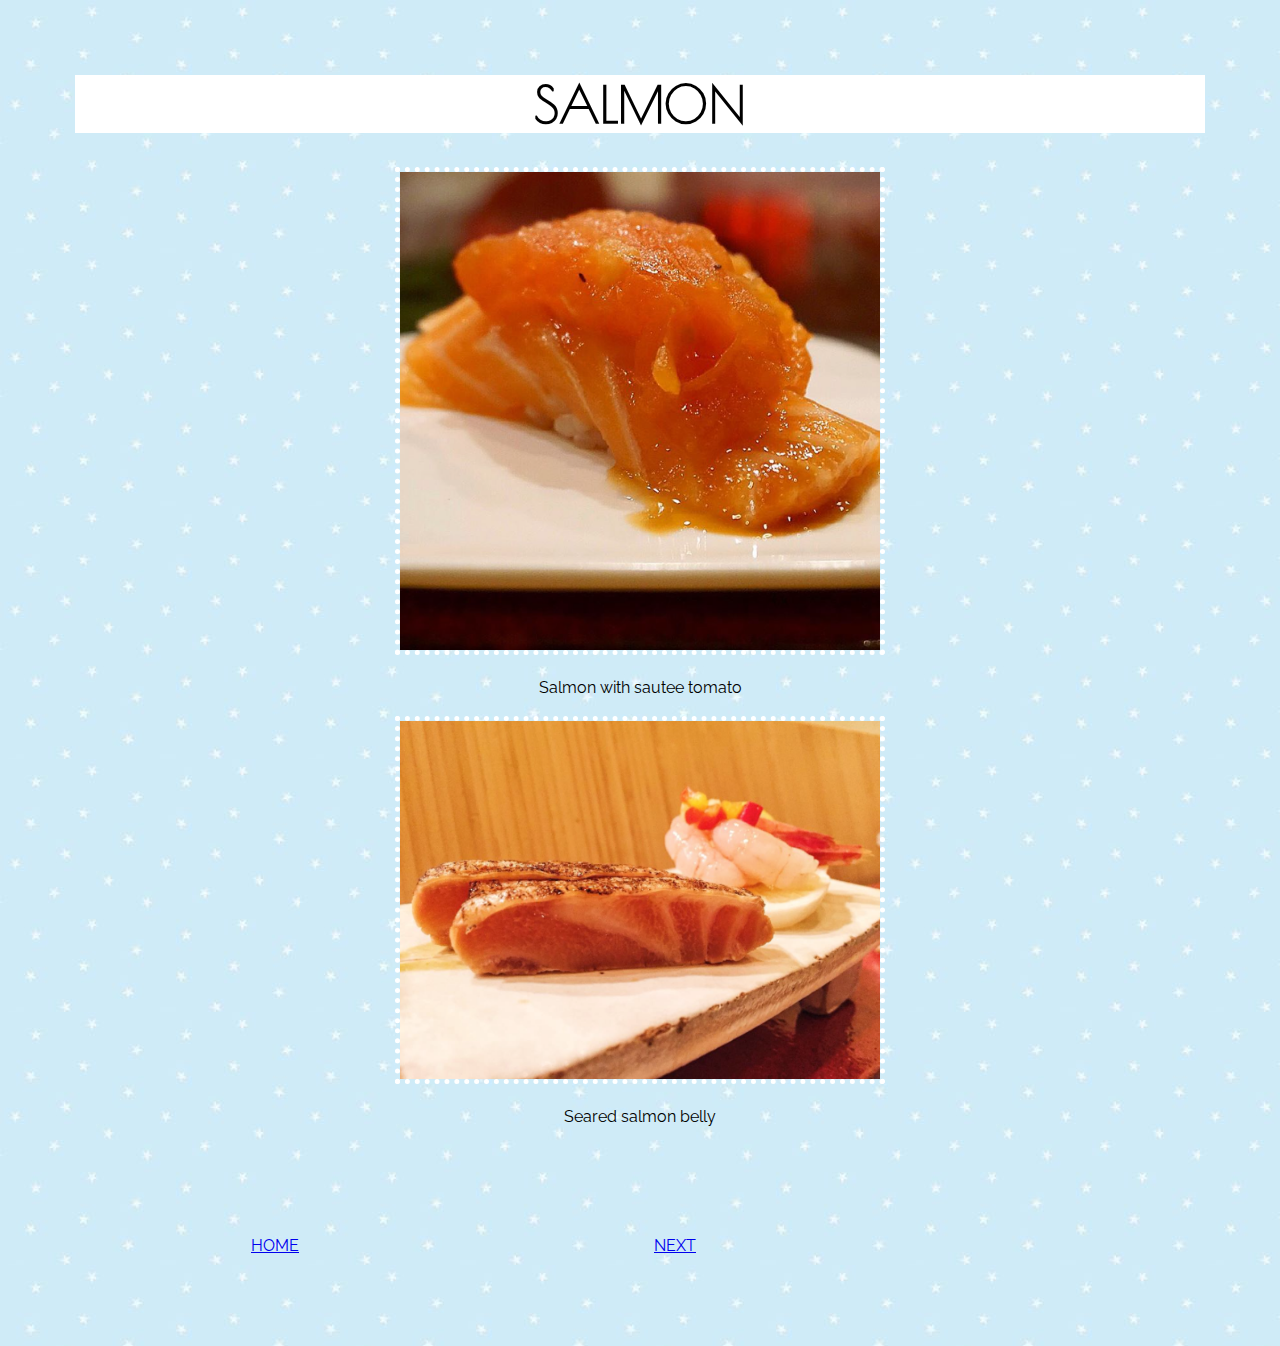
<file: typesalmon.html>
<!doctype html>
<html>
<head>
<meta charset="UTF-8">
<title>Salmon</title>
<link rel="stylesheet" href="main.css">
<link href="https://fonts.googleapis.com/css?family=Poiret+One" rel="stylesheet" type="text/css">
<link href='https://fonts.googleapis.com/css?family=Raleway:300' rel='stylesheet' type='text/css'>
</head>

<body>
<h1>SALMON</h1>

<img src="images/salmon1.png"/width ="480"><br><br>Salmon with sautee tomato<br><br>
<img src="images/salmon2.png"/width ="480"><br><br>Seared salmon belly<br><br>
    

  
<p class="home"><a href="index.html">HOME</a></p>
<p class="next"><a href="typeshell.html">NEXT</a></p>
  
</body>
</html>
</file>
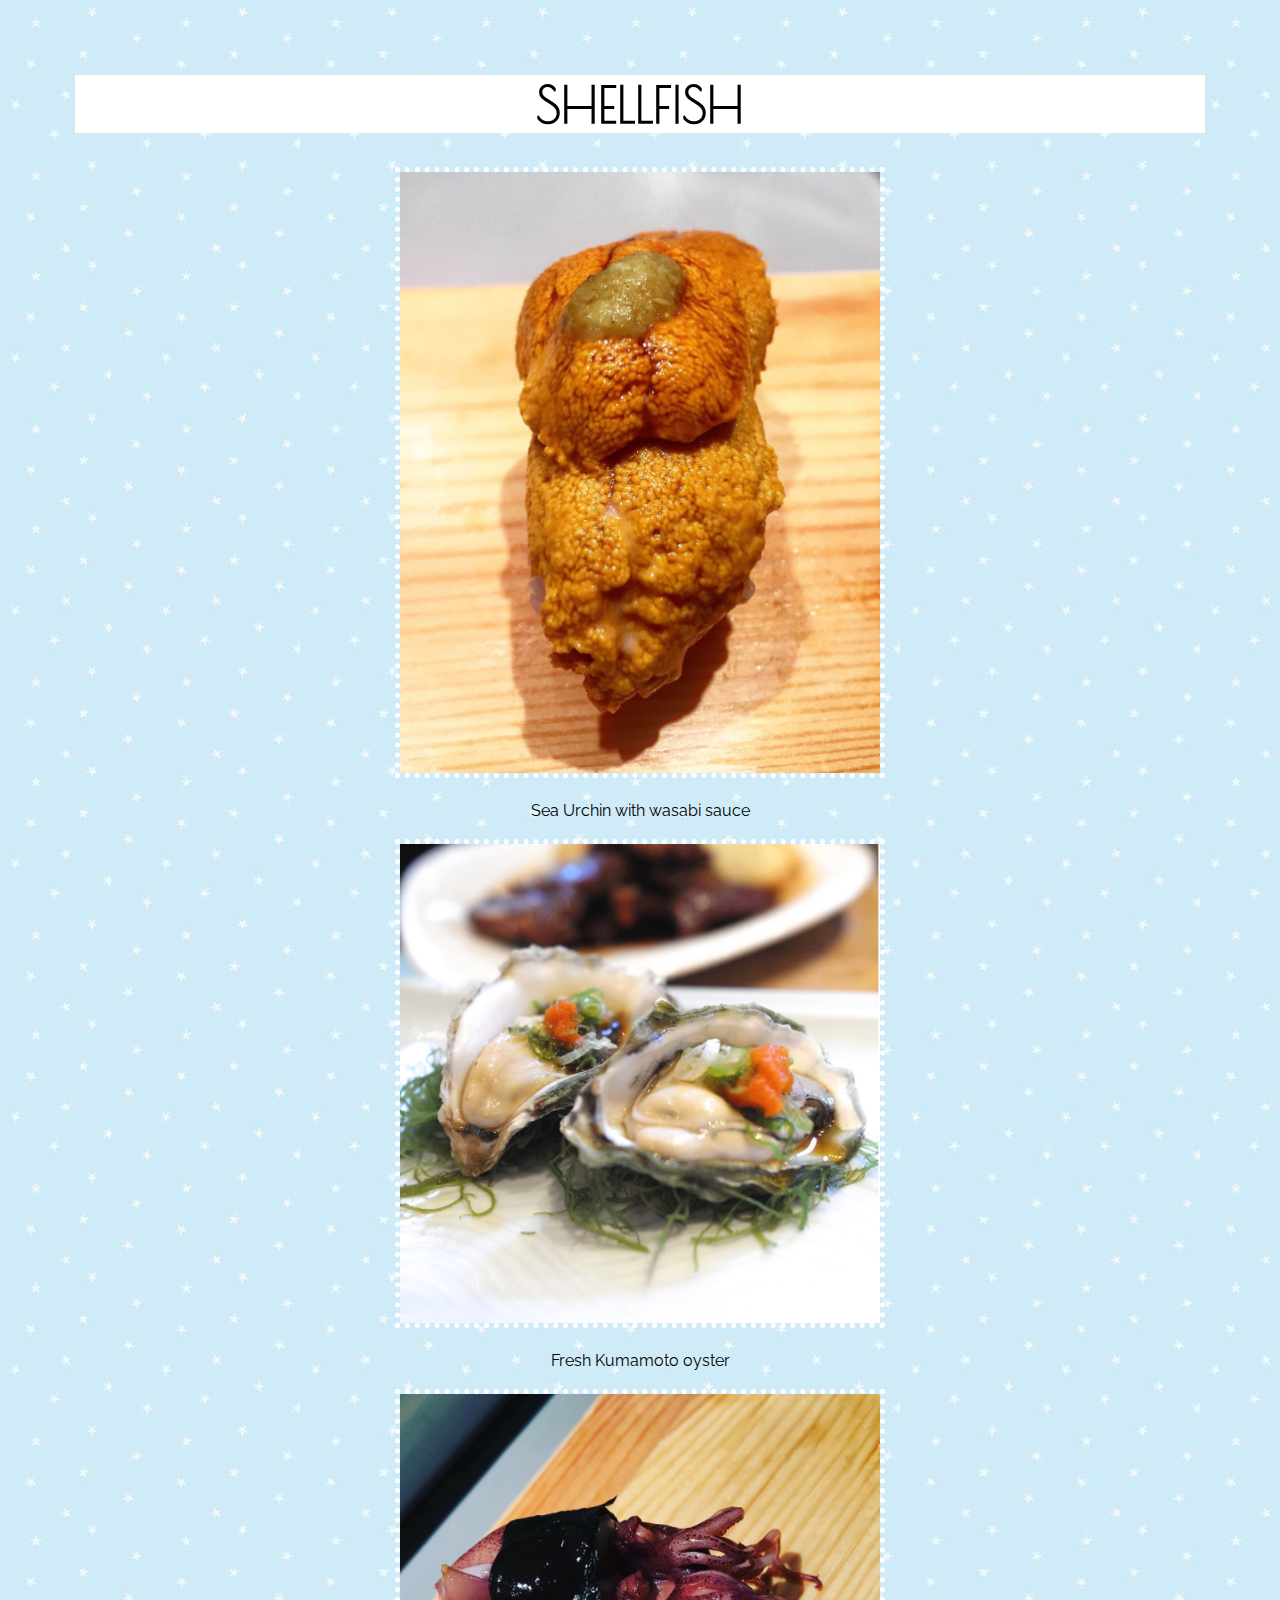
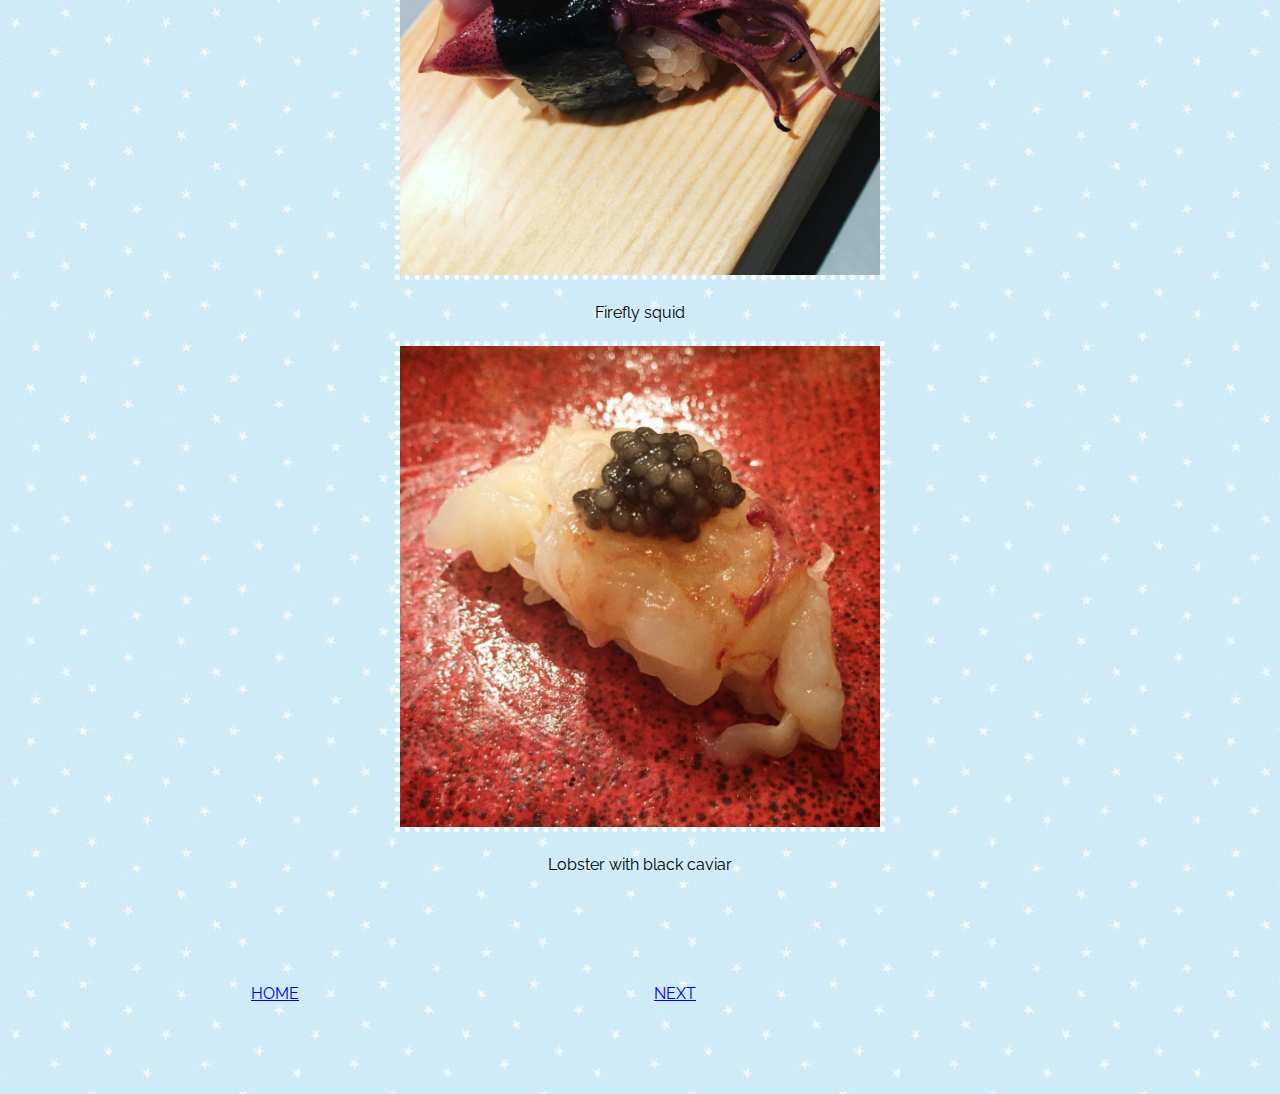
<file: typeshell.html>
<!doctype html>
<html>
<head>
<meta charset="UTF-8">
<title>Shellfish</title>
<link rel="stylesheet" href="main.css">
<link href="https://fonts.googleapis.com/css?family=Poiret+One" rel="stylesheet" type="text/css">
<link href='https://fonts.googleapis.com/css?family=Raleway:300' rel='stylesheet' type='text/css'>
</head>

<body>
<h1>SHELLFISH</h1>

<img src="images/shell1.png"/width ="480"><br><br>Sea Urchin with wasabi sauce<br><br>
<img src="images/shell2.png"/width ="480"><br><br>Fresh Kumamoto oyster<br><br>
<img src="images/shell3.png"/width ="480"><br><br>Firefly squid<br><br>
<img src="images/shell4.png"/width ="480"><br><br>Lobster with black caviar<br><br>
    
 
  
<p class="home"><a href="index.html">HOME</a></p>
<p class="next"><a href="typemisc.html">NEXT</a></p>
  
</body>
</html>
</file>
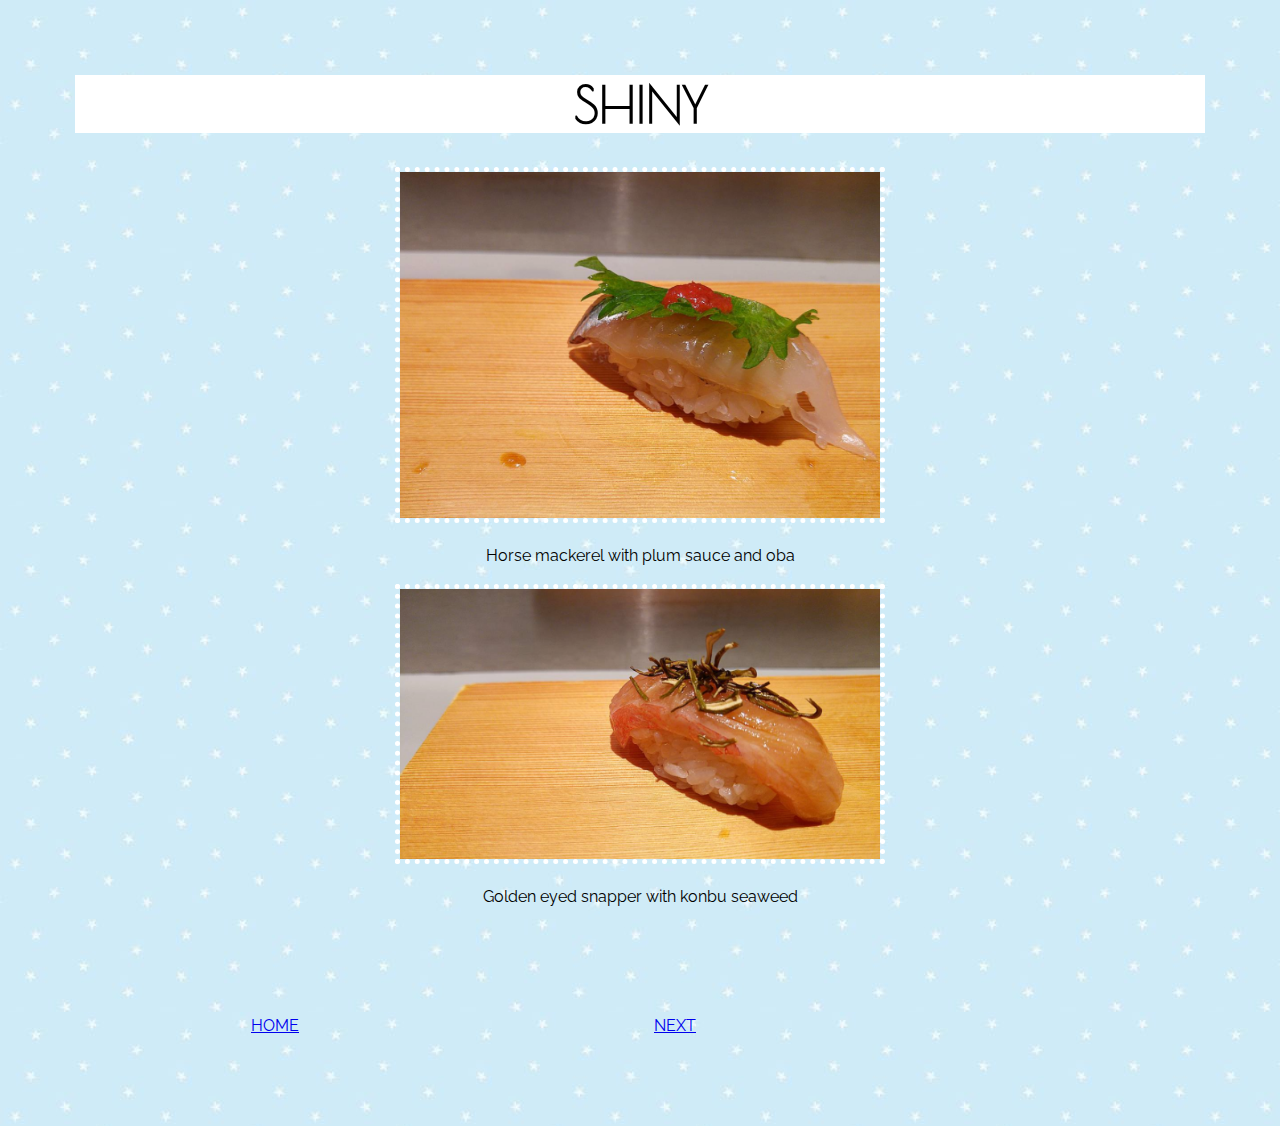
<file: typeshiny.html>
<!doctype html>
<html>
<head>
<meta charset="UTF-8">
<title>Shiny Fish</title>
<link rel="stylesheet" href="main.css">
<link href="https://fonts.googleapis.com/css?family=Poiret+One" rel="stylesheet" type="text/css">
<link href='https://fonts.googleapis.com/css?family=Raleway:300' rel='stylesheet' type='text/css'>
</head>

<body>
<h1>SHINY</h1>

<img src="images/shiny1.png"/width ="480"><br><br>Horse mackerel with plum sauce and oba<br><br>
<img src="images/shiny2.png"/width ="480"><br><br>Golden eyed snapper with konbu seaweed<br><br>

  
<p class="home"><a href="index.html">HOME</a></p>
<p class="next"><a href="typesalmon.html">NEXT</a></p>
  
</body>
</html>
</file>
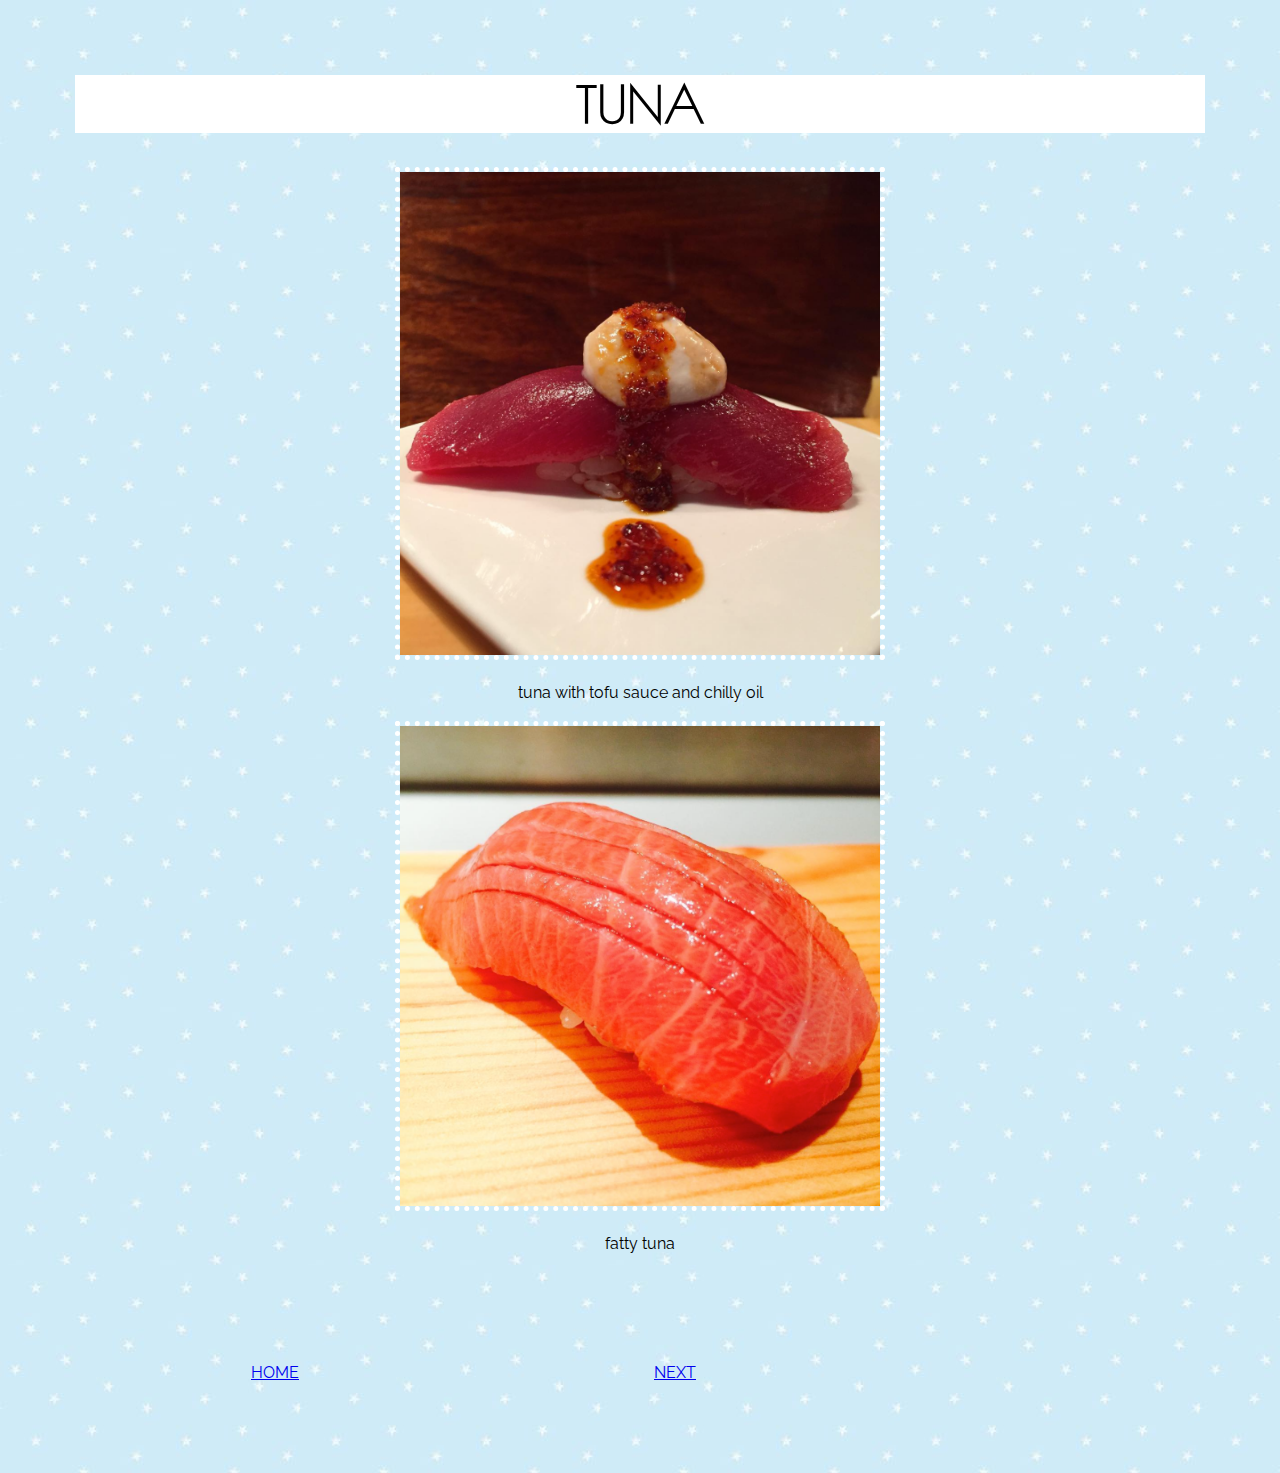
<file: typetuna.html>
<!doctype html>
<html>
<head>
<meta charset="UTF-8">
<title>Tuna</title>
<link rel="stylesheet" href="main.css">
<link href="https://fonts.googleapis.com/css?family=Poiret+One" rel="stylesheet" type="text/css">
<link href='https://fonts.googleapis.com/css?family=Raleway:300' rel='stylesheet' type='text/css'>
</head>

<body>
<h1>TUNA</h1>

<img src="images/tuna1.png"/width ="480"><br><br>tuna with tofu sauce and chilly oil<br><br>
<img src="images/tuna2.png"/width ="480"><br><br>fatty tuna<br><br>

  
<p class="home"><a href="index.html">HOME</a></p>
<p class="next"><a href="typewhite.html">NEXT</a></p>
</body>
</html>
</file>
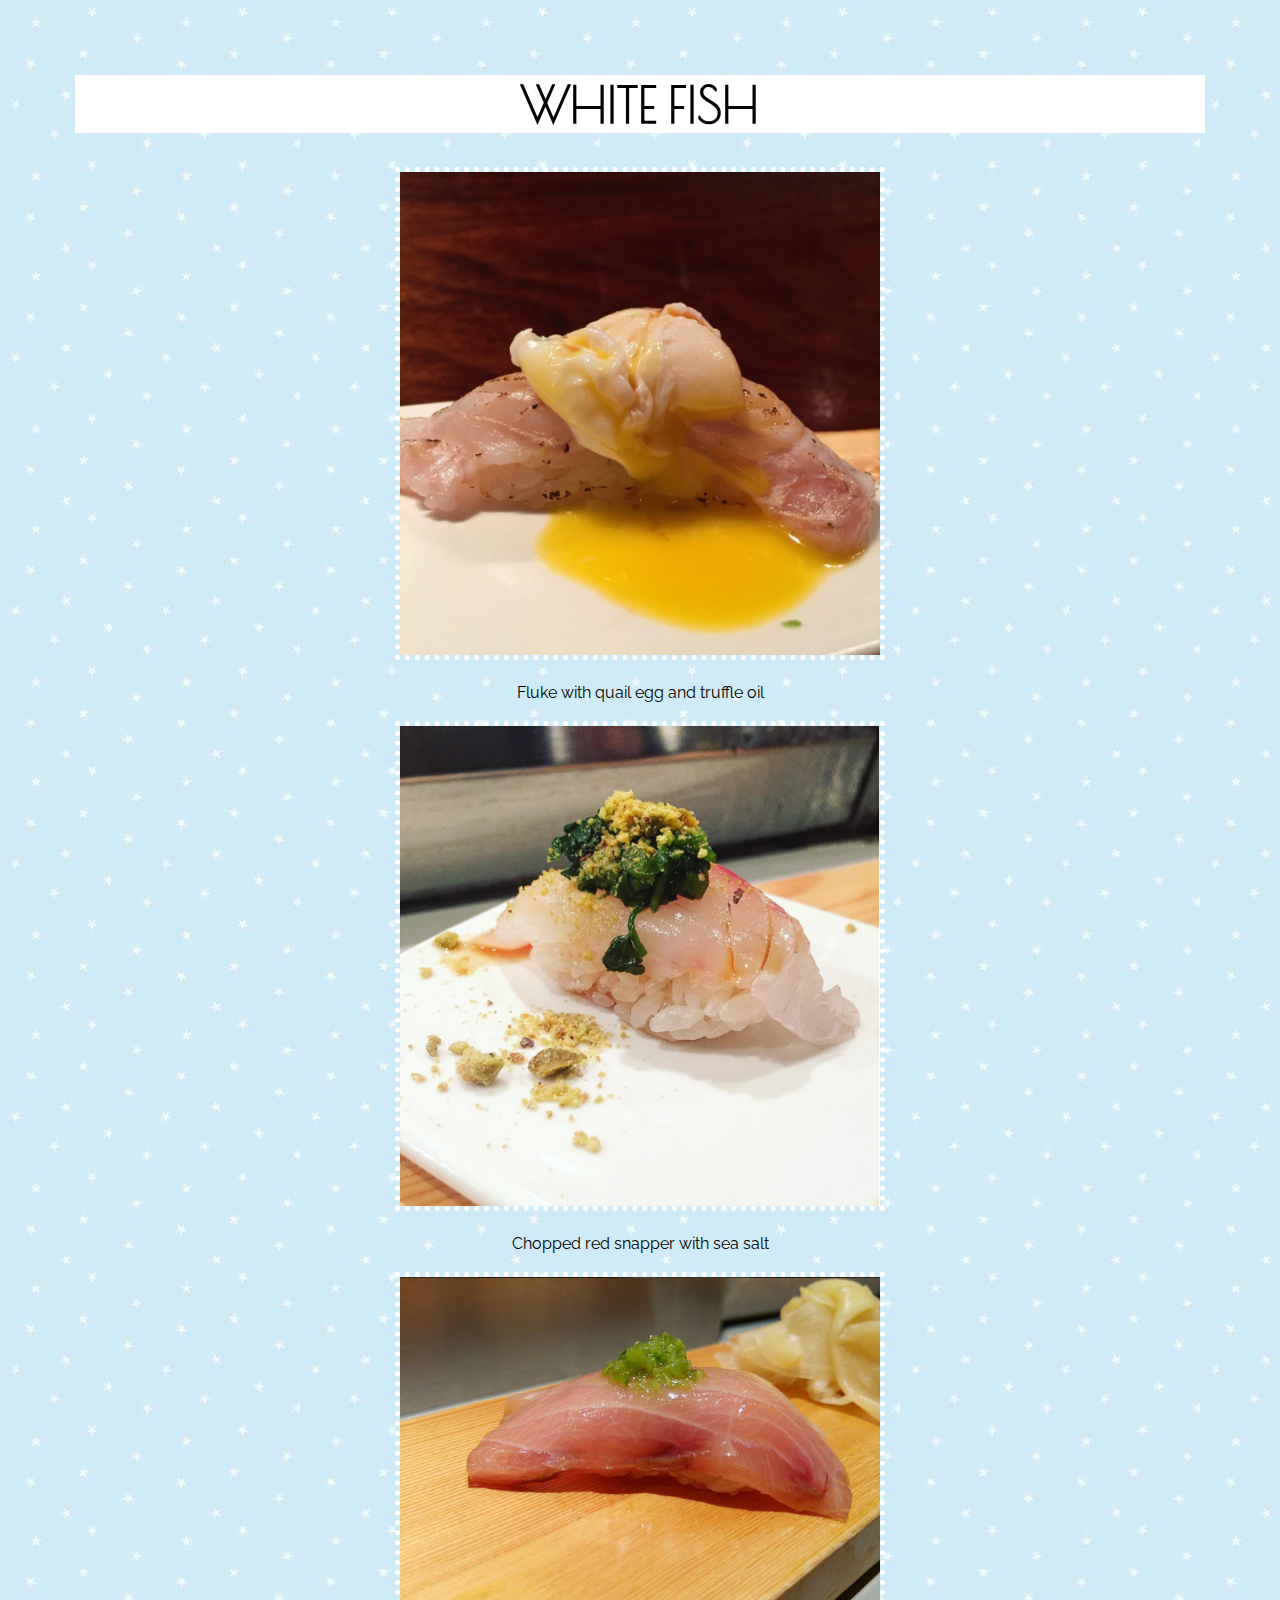
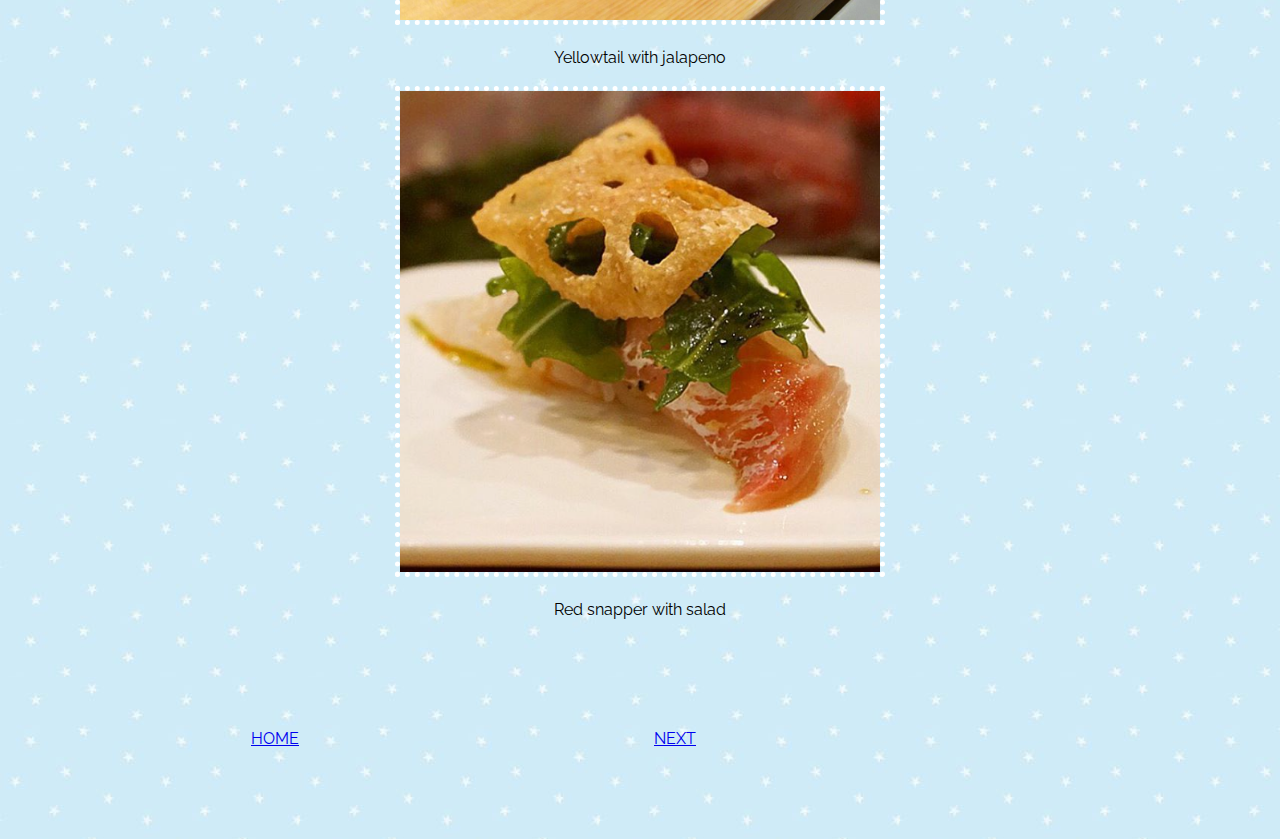
<file: typewhite.html>
<!doctype html>
<html>
<head>
<meta charset="UTF-8">
<title>White Fish</title>
<link rel="stylesheet" href="main.css">
<link href="https://fonts.googleapis.com/css?family=Poiret+One" rel="stylesheet" type="text/css">
<link href='https://fonts.googleapis.com/css?family=Raleway:300' rel='stylesheet' type='text/css'>
</head>

<body>
<h1>WHITE FISH</h1>

<img src="images/white1.png"/width ="480"><br><br>Fluke with quail egg and truffle oil<br><br>
<img src="images/white2.png"/width ="480"><br><br>Chopped red snapper with sea salt<br><br>   
 <img src="images/white3.png"/width ="480"><br><br>Yellowtail with jalapeno<br><br>
 <img src="images/white4.png"/width ="480"><br><br>Red snapper with salad<br><br>
    
  
  
<p class="home"><a href="index.html">HOME</a></p>
<p class="next"><a href="typeshiny.html">NEXT</a></p>
</body>
</html>
</file>
<file: main.css>
/* CSS Document */

body {
	font-family: 'Raleway', sans-serif;
	margin:75px;
	text-align:center;
	background-image:url(images/s-l300.jpg);
		}
	

table, td, th {
	font-size: 25px;
	text-decoration:none;
}

.title {
	width:20%;
	}

table {
	border-collapse:collapse;
    width:100%;
	margin-top:40px;
}

th {
    height: 50px;
}


p {
    padding: 75px 75px 75px 75px;
}

h1 {
	font-size:50px;
	background-color:white;
	font-family: 'Poiret One', cursive;

	}
	
#one{
	font-size:25pt;
	}
	
img {
	border:white 5px dotted;
	}
	
.next, .home{
	width: 250px;
	float:left;
	
	}
</file>
